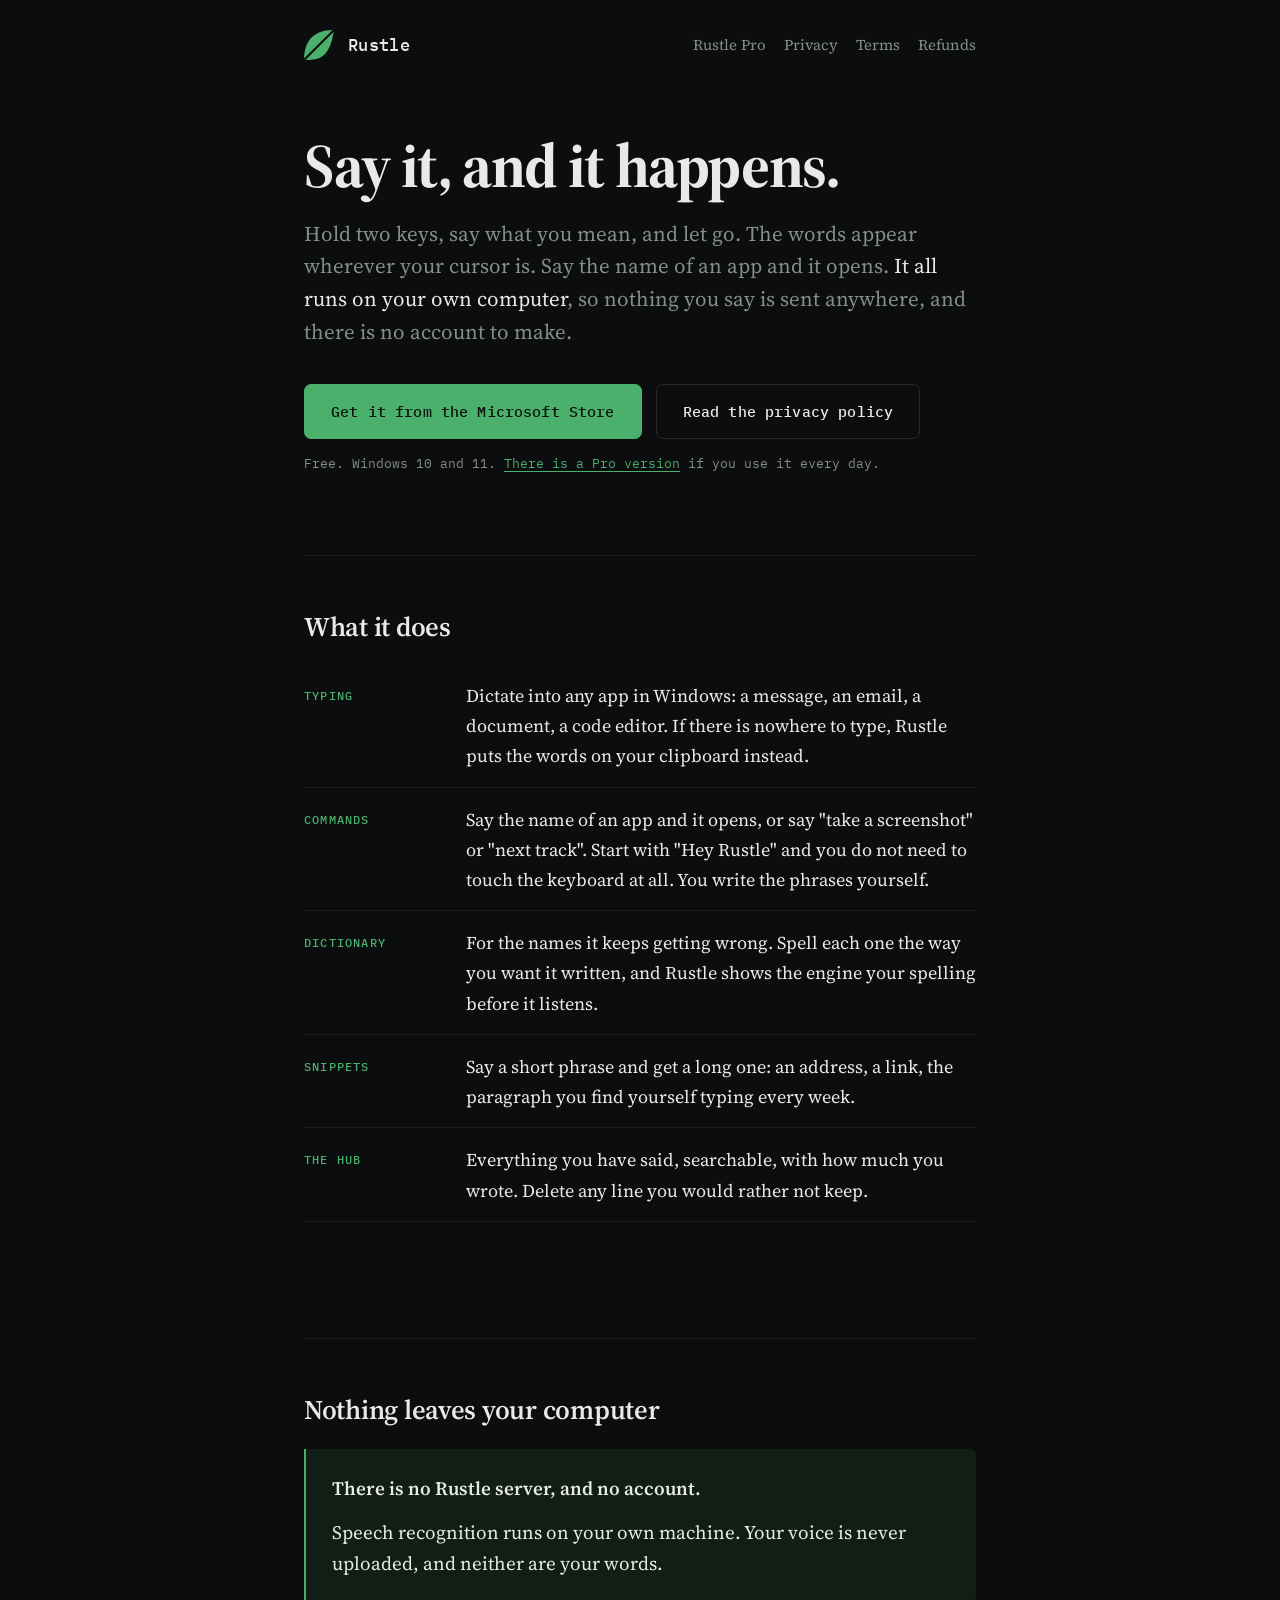
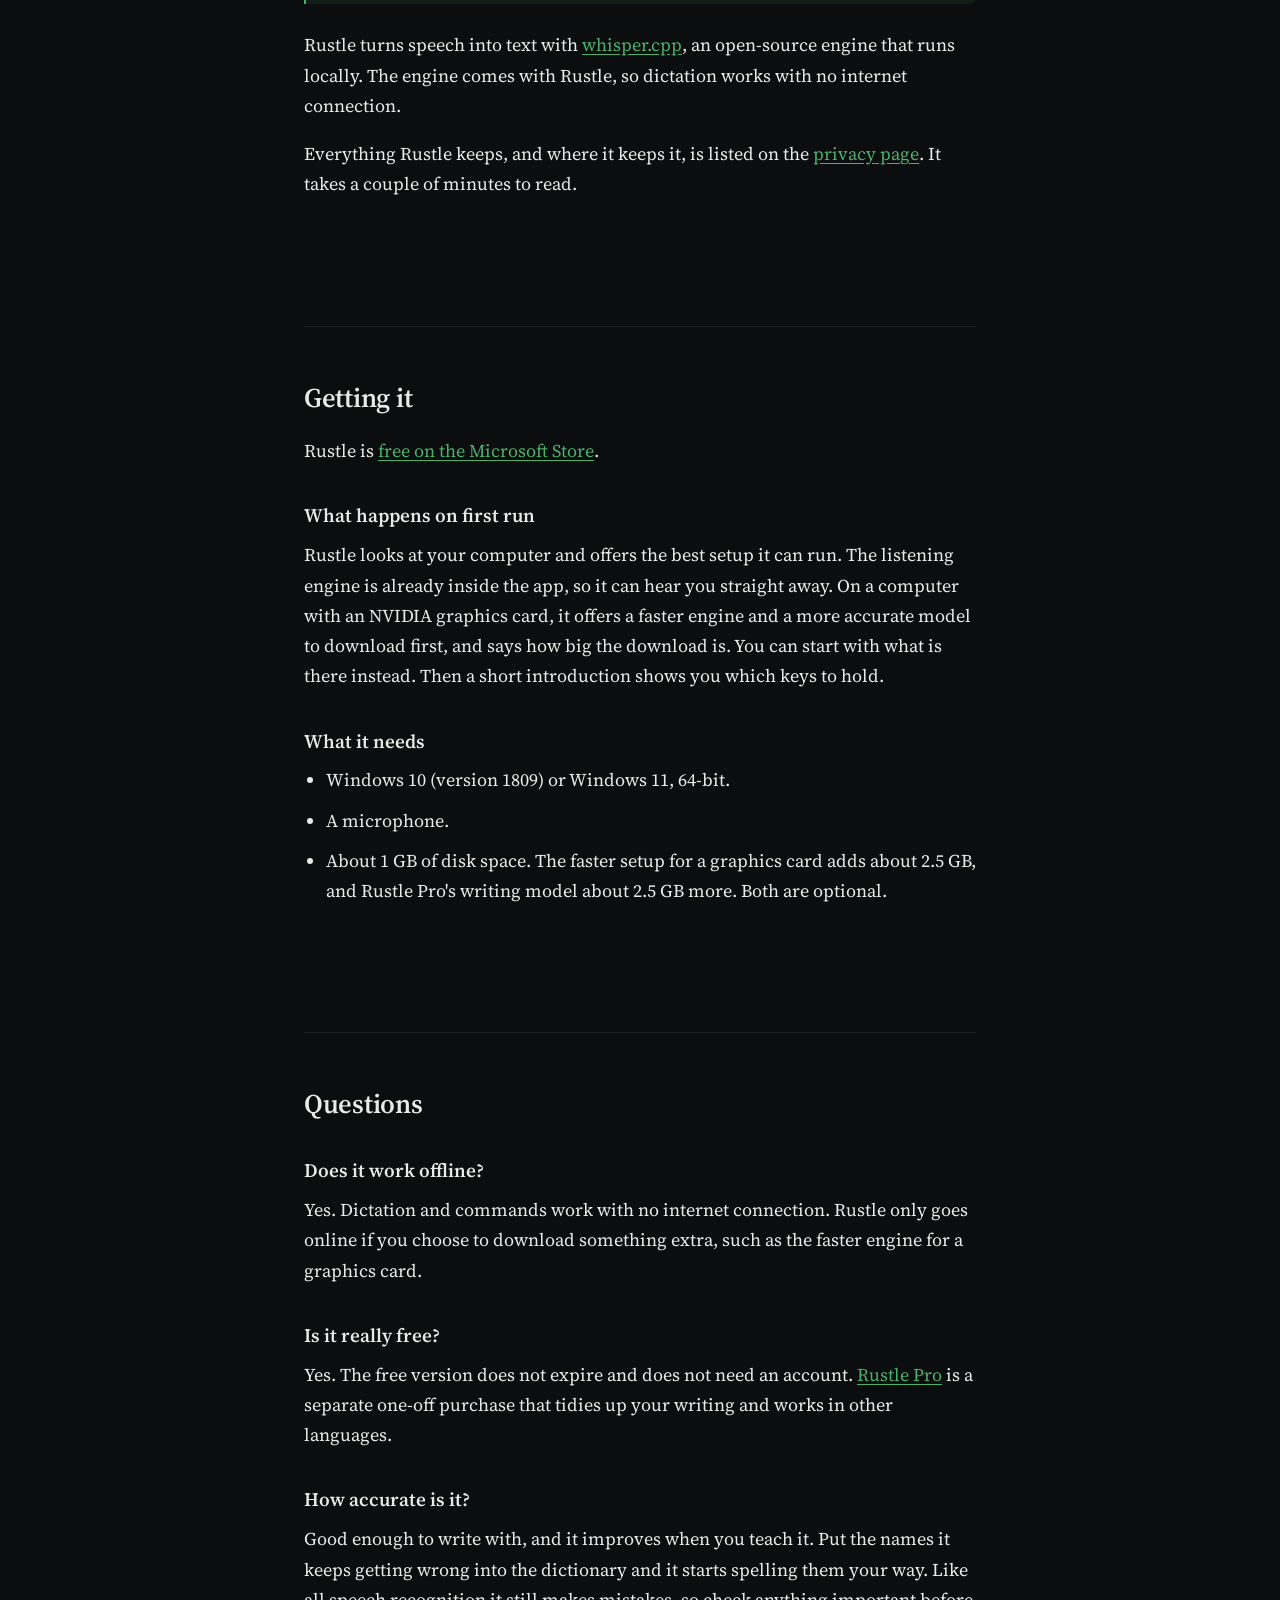
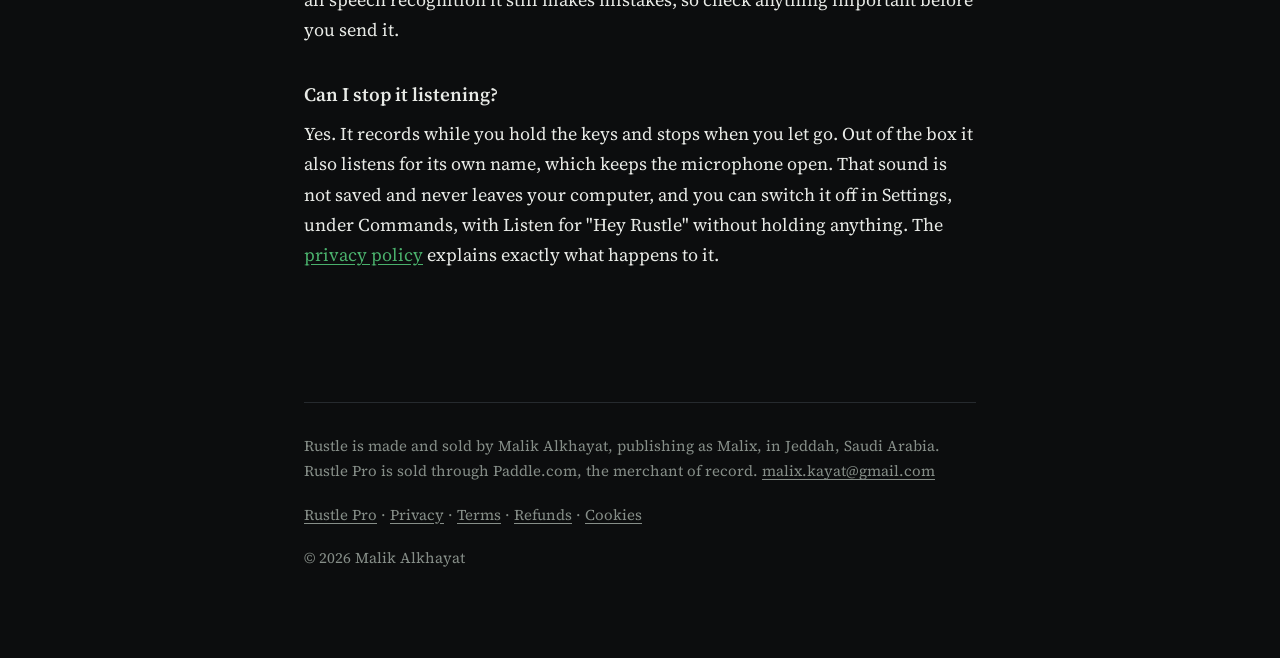
<file: index.html>
<!doctype html>
<html lang="en">
<head>
<meta charset="utf-8">
<meta name="viewport" content="width=device-width, initial-scale=1">
<title>Rustle: say it, and it happens</title>
<meta name="description" content="Voice typing and voice commands for Windows that run on your own computer. Nothing you say is sent anywhere.">
<link rel="stylesheet" href="style.css">
</head>
<body>

<a class="skip" href="#main">Skip to the content</a>

<div class="wrap">

  <header class="mast">
    <!-- the same leaf the app draws: a stem at bottom-left, a tip at top-right -->
    <svg width="30" height="30" viewBox="0 0 24 24" aria-hidden="true">
      <path d="M0 24 C0 3.6 13.2 0 24 0 C20.4 24 10.8 24 0 24 Z" fill="#4AB06C"/>
      <path d="M0 24 L24 0" stroke="#0C0D0E" stroke-width="1.7"/>
    </svg>
    <b>Rustle</b>
    <nav aria-label="Rustle" style="margin-left:auto; display:flex; flex-wrap:wrap; justify-content:flex-end; gap:6px 18px;">
      <a href="pro.html" style="margin-left:0">Rustle Pro</a>
      <a href="privacy.html" style="margin-left:0">Privacy</a>
      <a href="terms.html" style="margin-left:0">Terms</a>
      <a href="refund.html" style="margin-left:0">Refunds</a>
    </nav>
  </header>

  <main id="main" tabindex="-1">

  <div class="hero">
    <h1>Say it, and it happens.</h1>
    <p class="lede">
      Hold two keys, say what you mean, and let go. The words appear wherever your cursor is.
      Say the name of an app and it opens. <em>It all runs on your own computer</em>, so nothing
      you say is sent anywhere, and there is no account to make.
    </p>

    <div class="get">
      <a class="btn" href="https://apps.microsoft.com/detail/9N03MH842P4Q">Get it from the Microsoft Store</a>
      <a class="btn plain" href="privacy.html">Read the privacy policy</a>
    </div>
    <p class="fine">Free. Windows 10 and 11. <a href="pro.html">There is a Pro version</a> if you use it every day.</p>
  </div>

  <section>
    <h2>What it does</h2>
    <div class="does">
      <div>
        <b>Typing</b>
        <span>Dictate into any app in Windows: a message, an email, a document, a code editor.
              If there is nowhere to type, Rustle puts the words on your clipboard instead.</span>
      </div>
      <div>
        <b>Commands</b>
        <span>Say the name of an app and it opens, or say "take a screenshot" or "next track".
              Start with "Hey Rustle" and you do not need to touch the keyboard at all. You
              write the phrases yourself.</span>
      </div>
      <div>
        <b>Dictionary</b>
        <span>For the names it keeps getting wrong. Spell each one the way you want it written,
              and Rustle shows the engine your spelling before it listens.</span>
      </div>
      <div>
        <b>Snippets</b>
        <span>Say a short phrase and get a long one: an address, a link, the paragraph you find
              yourself typing every week.</span>
      </div>
      <div>
        <b>The hub</b>
        <span>Everything you have said, searchable, with how much you wrote. Delete any line you
              would rather not keep.</span>
      </div>
    </div>
  </section>

  <section>
    <h2>Nothing leaves your computer</h2>
    <div class="claim">
      <p><strong>There is no Rustle server, and no account.</strong></p>
      <p>
        Speech recognition runs on your own machine. Your voice is never uploaded, and neither
        are your words.
      </p>
    </div>
    <p>
      Rustle turns speech into text with <a href="https://github.com/ggml-org/whisper.cpp">whisper.cpp</a>,
      an open-source engine that runs locally. The engine comes with Rustle, so dictation works
      with no internet connection.
    </p>
    <p>
      Everything Rustle keeps, and where it keeps it, is listed on the
      <a href="privacy.html">privacy page</a>. It takes a couple of minutes to read.
    </p>
  </section>

  <section id="get">
    <h2>Getting it</h2>
    <p>
      Rustle is <a href="https://apps.microsoft.com/detail/9N03MH842P4Q">free on the Microsoft Store</a>.
    </p>

    <h3>What happens on first run</h3>
    <p>
      Rustle looks at your computer and offers the best setup it can run. The listening engine is
      already inside the app, so it can hear you straight away. On a computer with an NVIDIA
      graphics card, it offers a faster engine and a more accurate model to download first, and
      says how big the download is. You can start with what is there instead. Then a short
      introduction shows you which keys to hold.
    </p>

    <h3>What it needs</h3>
    <ul>
      <li>Windows 10 (version 1809) or Windows 11, 64-bit.</li>
      <li>A microphone.</li>
      <li>About 1 GB of disk space. The faster setup for a graphics card adds about 2.5 GB, and
          Rustle Pro's writing model about 2.5 GB more. Both are optional.</li>
    </ul>
  </section>

  <section>
    <h2>Questions</h2>

    <h3>Does it work offline?</h3>
    <p>
      Yes. Dictation and commands work with no internet connection. Rustle only goes online if you
      choose to download something extra, such as the faster engine for a graphics card.
    </p>

    <h3>Is it really free?</h3>
    <p>
      Yes. The free version does not expire and does not need an account.
      <a href="pro.html">Rustle Pro</a> is a separate one-off purchase that tidies up your writing
      and works in other languages.
    </p>

    <h3>How accurate is it?</h3>
    <p>
      Good enough to write with, and it improves when you teach it. Put the names it keeps getting
      wrong into the dictionary and it starts spelling them your way. Like all speech recognition
      it still makes mistakes, so check anything important before you send it.
    </p>

    <h3>Can I stop it listening?</h3>
    <p>
      Yes. It records while you hold the keys and stops when you let go. Out of the box it also
      listens for its own name, which keeps the microphone open. That sound is not saved and never
      leaves your computer, and you can switch it off in Settings, under Commands, with
      Listen for "Hey Rustle" without holding anything. The <a href="privacy.html">privacy policy</a>
      explains exactly what happens to it.
    </p>
  </section>

  </main>

  <footer>
    <p>
      Rustle is made and sold by Malik Alkhayat, publishing as Malix, in Jeddah, Saudi Arabia.
      Rustle Pro is sold through Paddle.com, the merchant of record.
      <a href="mailto:malix.kayat@gmail.com">malix.kayat@gmail.com</a>
    </p>
    <p>
      <a href="pro.html">Rustle Pro</a> &middot;
      <a href="privacy.html">Privacy</a> &middot;
      <a href="terms.html">Terms</a> &middot;
      <a href="refund.html">Refunds</a> &middot;
      <a href="cookies.html">Cookies</a>
    </p>
    <p>&copy; 2026 Malik Alkhayat</p>
  </footer>

</div>
</body>
</html>
</file>
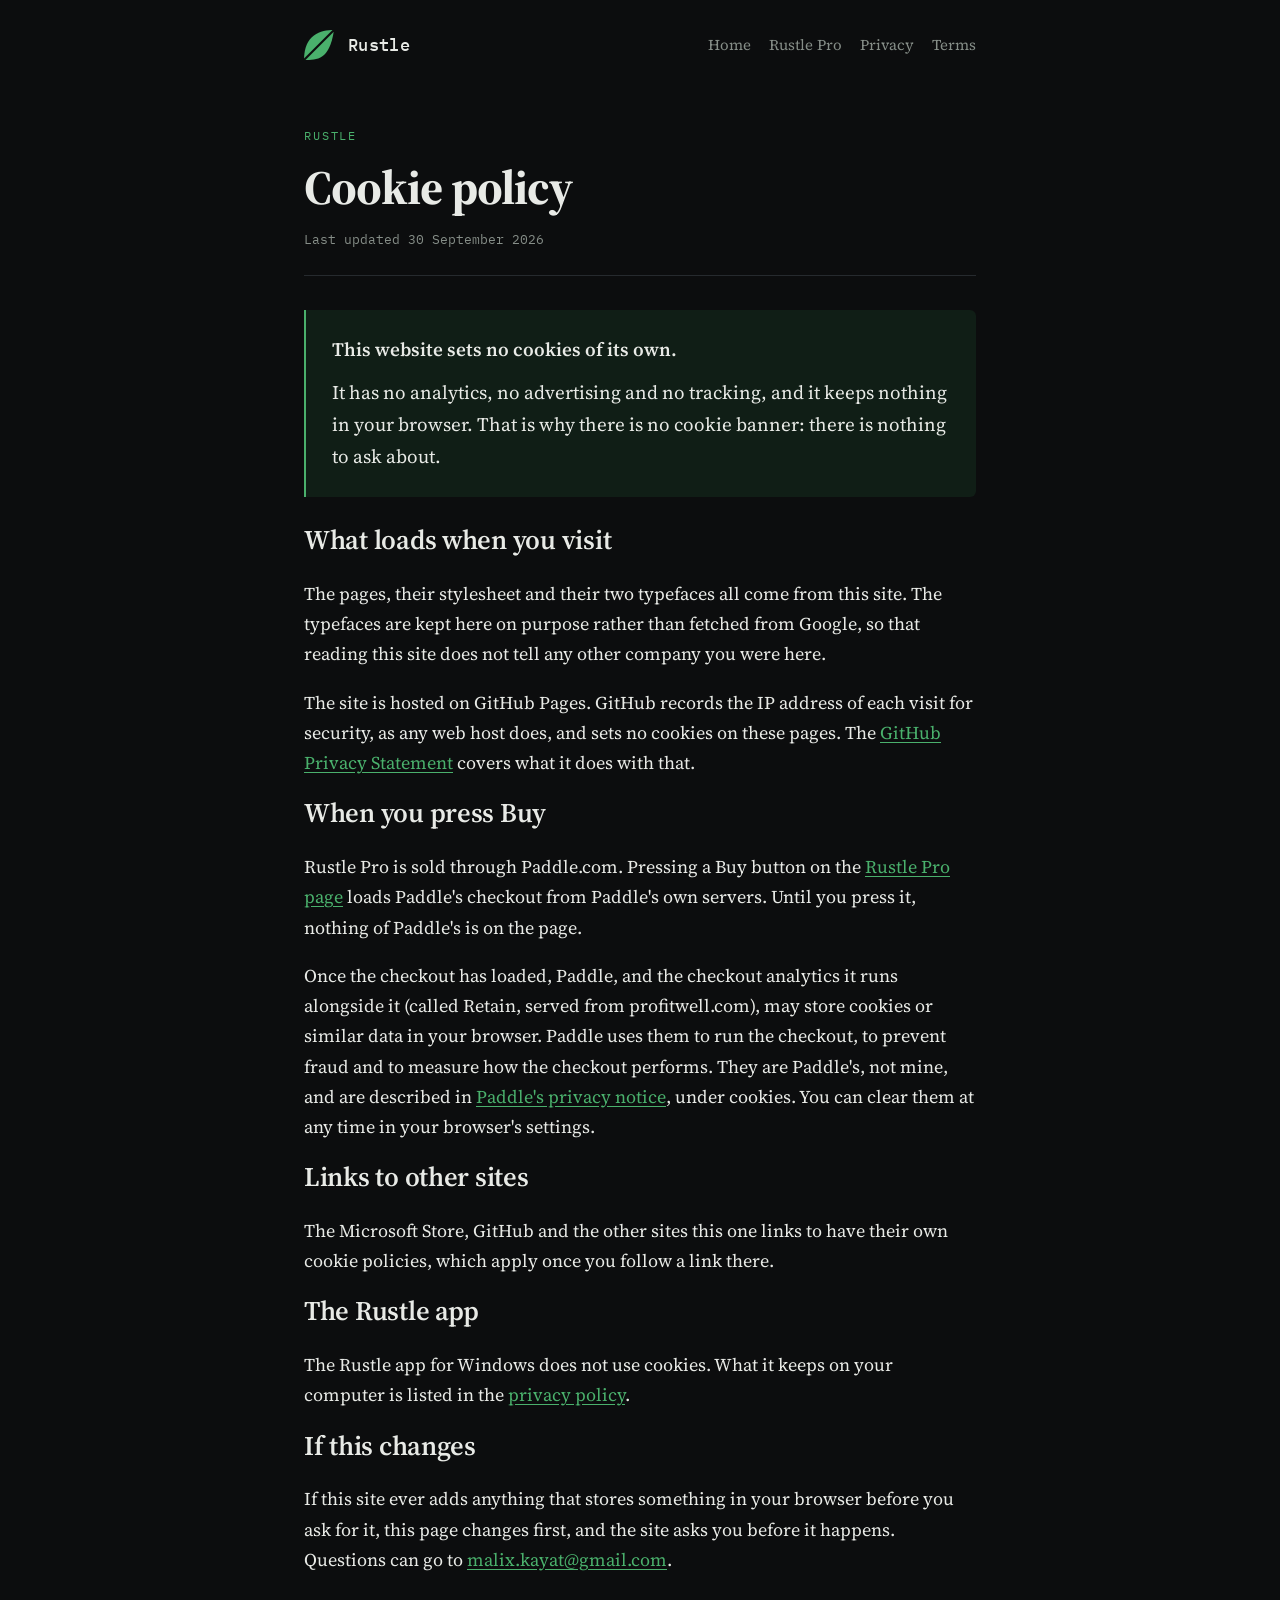
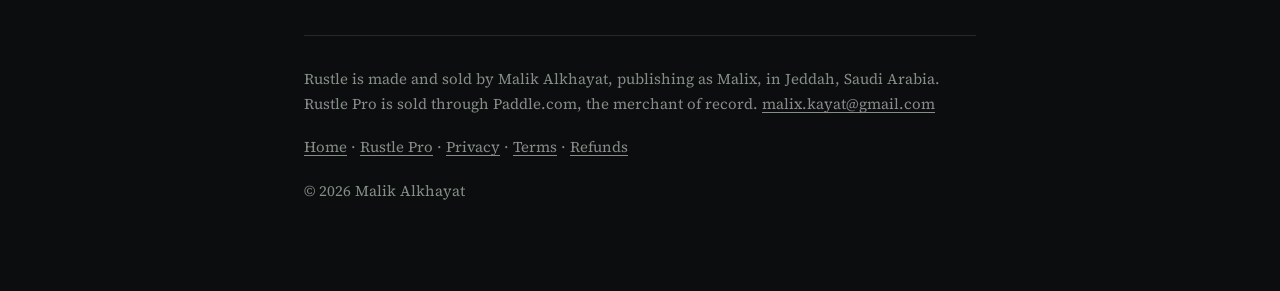
<file: cookies.html>
<!doctype html>
<html lang="en">
<head>
<meta charset="utf-8">
<meta name="viewport" content="width=device-width, initial-scale=1">
<title>Cookie policy for Rustle</title>
<meta name="description" content="This website sets no cookies of its own and has no analytics or advertising. Paddle's checkout loads only when you press Buy.">
<link rel="stylesheet" href="style.css">
</head>
<body>

<a class="skip" href="#main">Skip to the content</a>

<div class="wrap">

  <header class="mast">
    <svg width="30" height="30" viewBox="0 0 24 24" aria-hidden="true">
      <path d="M0 24 C0 3.6 13.2 0 24 0 C20.4 24 10.8 24 0 24 Z" fill="#4AB06C"/>
      <path d="M0 24 L24 0" stroke="#0C0D0E" stroke-width="1.7"/>
    </svg>
    <b>Rustle</b>
    <nav aria-label="Rustle" style="margin-left:auto; display:flex; flex-wrap:wrap; justify-content:flex-end; gap:6px 18px;">
      <a href="index.html" style="margin-left:0">Home</a>
      <a href="pro.html" style="margin-left:0">Rustle Pro</a>
      <a href="privacy.html" style="margin-left:0">Privacy</a>
      <a href="terms.html" style="margin-left:0">Terms</a>
    </nav>
  </header>

  <main id="main" tabindex="-1">

  <div class="doc-head">
    <p class="eyebrow">Rustle</p>
    <h1>Cookie policy</h1>
    <p class="when">Last updated 30 September 2026</p>
  </div>

  <div class="claim">
    <p><strong>This website sets no cookies of its own.</strong></p>
    <p>
      It has no analytics, no advertising and no tracking, and it keeps nothing in your browser.
      That is why there is no cookie banner: there is nothing to ask about.
    </p>
  </div>

  <h2>What loads when you visit</h2>
  <p>
    The pages, their stylesheet and their two typefaces all come from this site. The typefaces are
    kept here on purpose rather than fetched from Google, so that reading this site does not tell
    any other company you were here.
  </p>
  <p>
    The site is hosted on GitHub Pages. GitHub records the IP address of each visit for security,
    as any web host does, and sets no cookies on these pages. The
    <a href="https://docs.github.com/en/site-policy/privacy-policies/github-general-privacy-statement">GitHub
    Privacy Statement</a> covers what it does with that.
  </p>

  <h2>When you press Buy</h2>
  <p>
    Rustle Pro is sold through Paddle.com. Pressing a Buy button on the
    <a href="pro.html">Rustle Pro page</a> loads Paddle's checkout from Paddle's own servers. Until
    you press it, nothing of Paddle's is on the page.
  </p>
  <p>
    Once the checkout has loaded, Paddle, and the checkout analytics it runs alongside it (called
    Retain, served from profitwell.com), may store cookies or similar data in your browser. Paddle
    uses them to run the checkout, to prevent fraud and to measure how the checkout performs. They
    are Paddle's, not mine, and are described in
    <a href="https://www.paddle.com/legal/privacy">Paddle's privacy notice</a>, under cookies. You
    can clear them at any time in your browser's settings.
  </p>

  <h2>Links to other sites</h2>
  <p>
    The Microsoft Store, GitHub and the other sites this one links to have their own cookie
    policies, which apply once you follow a link there.
  </p>

  <h2>The Rustle app</h2>
  <p>
    The Rustle app for Windows does not use cookies. What it keeps on your computer is listed in
    the <a href="privacy.html">privacy policy</a>.
  </p>

  <h2>If this changes</h2>
  <p>
    If this site ever adds anything that stores something in your browser before you ask for it,
    this page changes first, and the site asks you before it happens. Questions can go to
    <a href="mailto:malix.kayat@gmail.com">malix.kayat@gmail.com</a>.
  </p>

  </main>

  <footer>
    <p>
      Rustle is made and sold by Malik Alkhayat, publishing as Malix, in Jeddah, Saudi Arabia.
      Rustle Pro is sold through Paddle.com, the merchant of record.
      <a href="mailto:malix.kayat@gmail.com">malix.kayat@gmail.com</a>
    </p>
    <p>
      <a href="index.html">Home</a> &middot;
      <a href="pro.html">Rustle Pro</a> &middot;
      <a href="privacy.html">Privacy</a> &middot;
      <a href="terms.html">Terms</a> &middot;
      <a href="refund.html">Refunds</a>
    </p>
    <p>&copy; 2026 Malik Alkhayat</p>
  </footer>

</div>
</body>
</html>
</file>
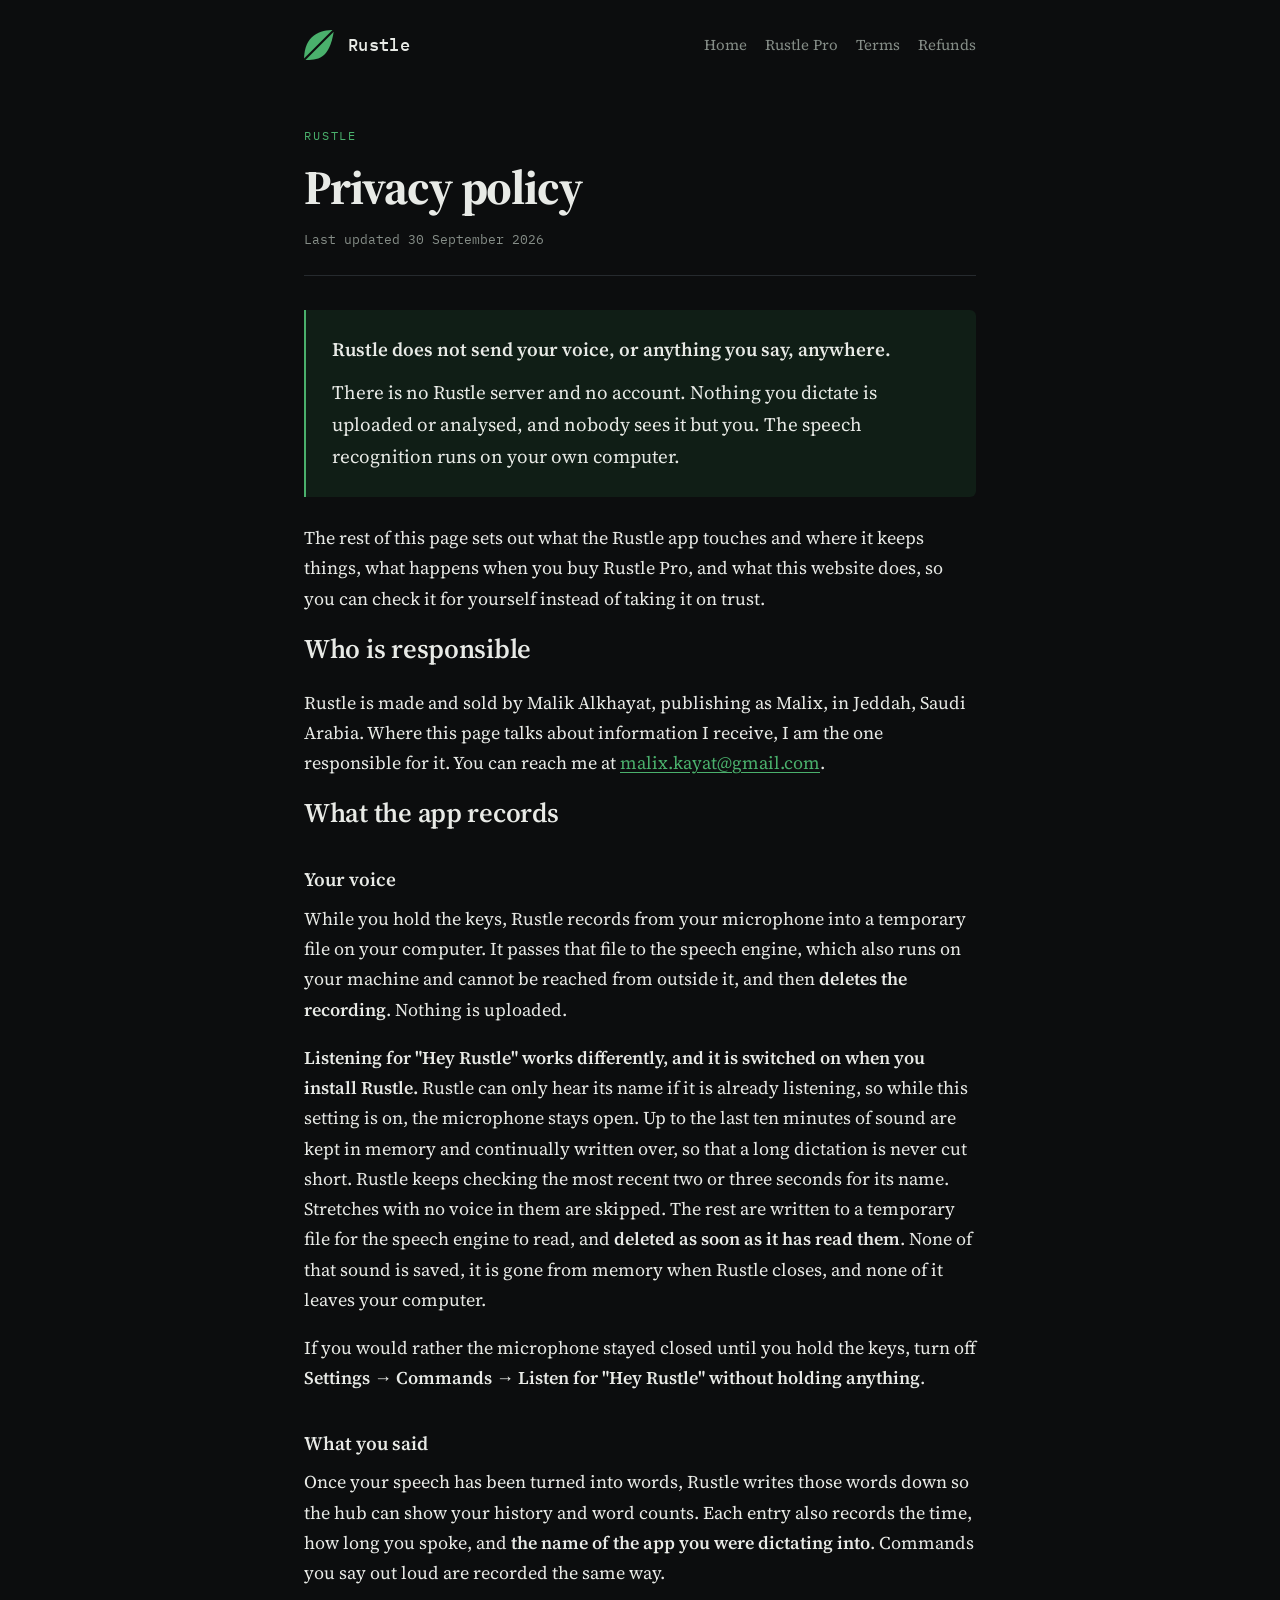
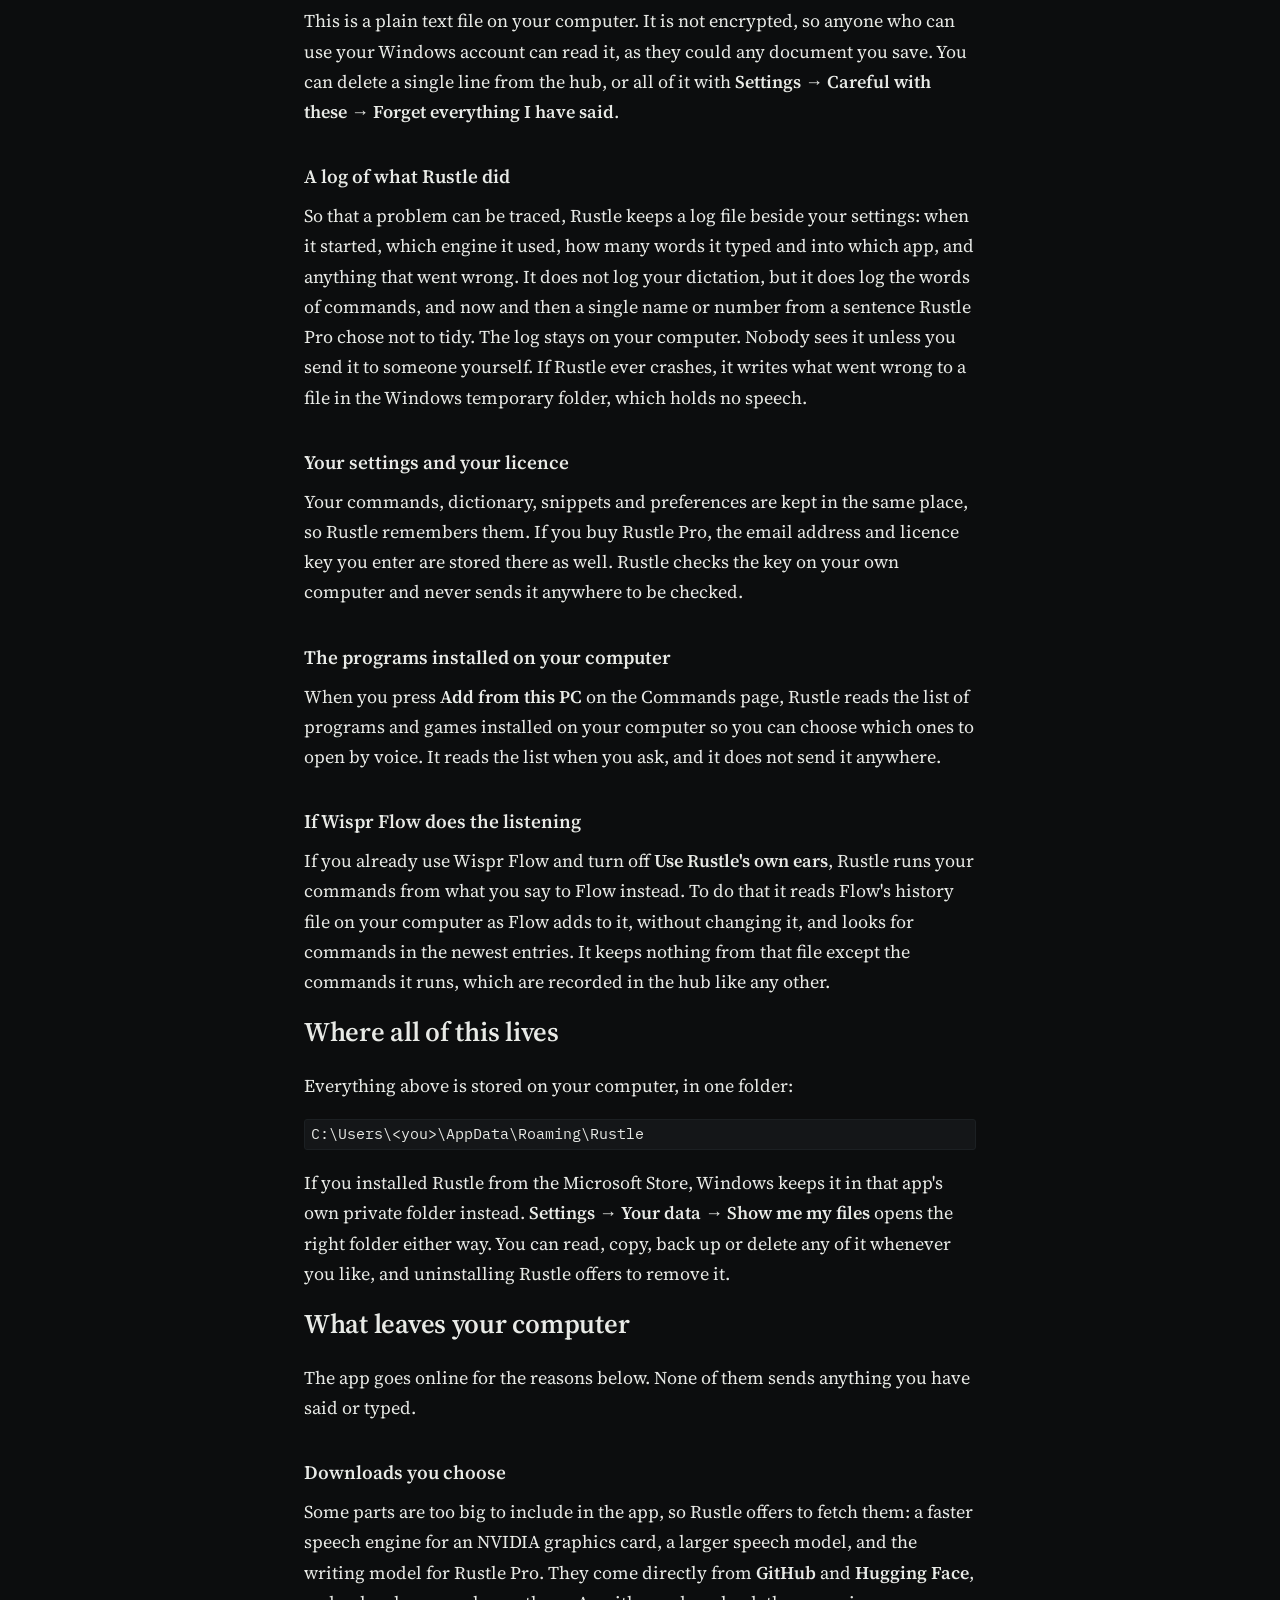
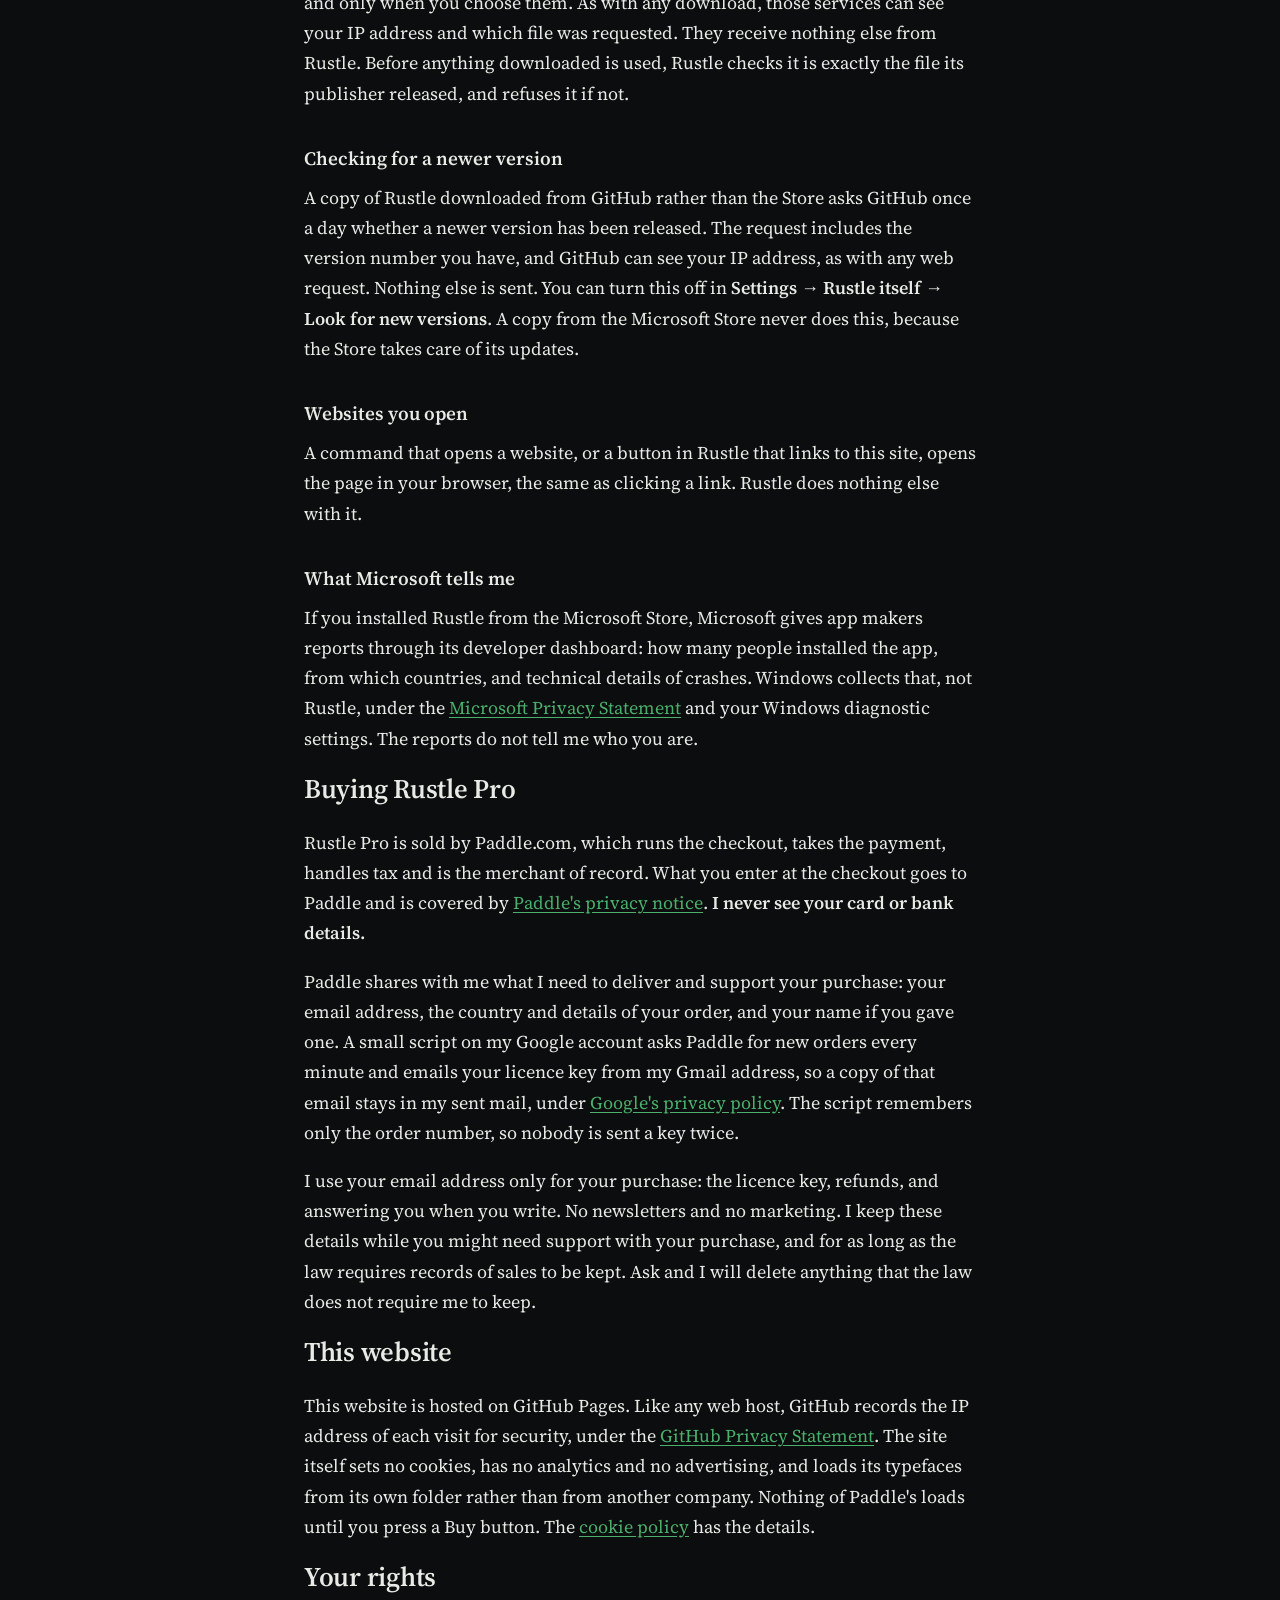
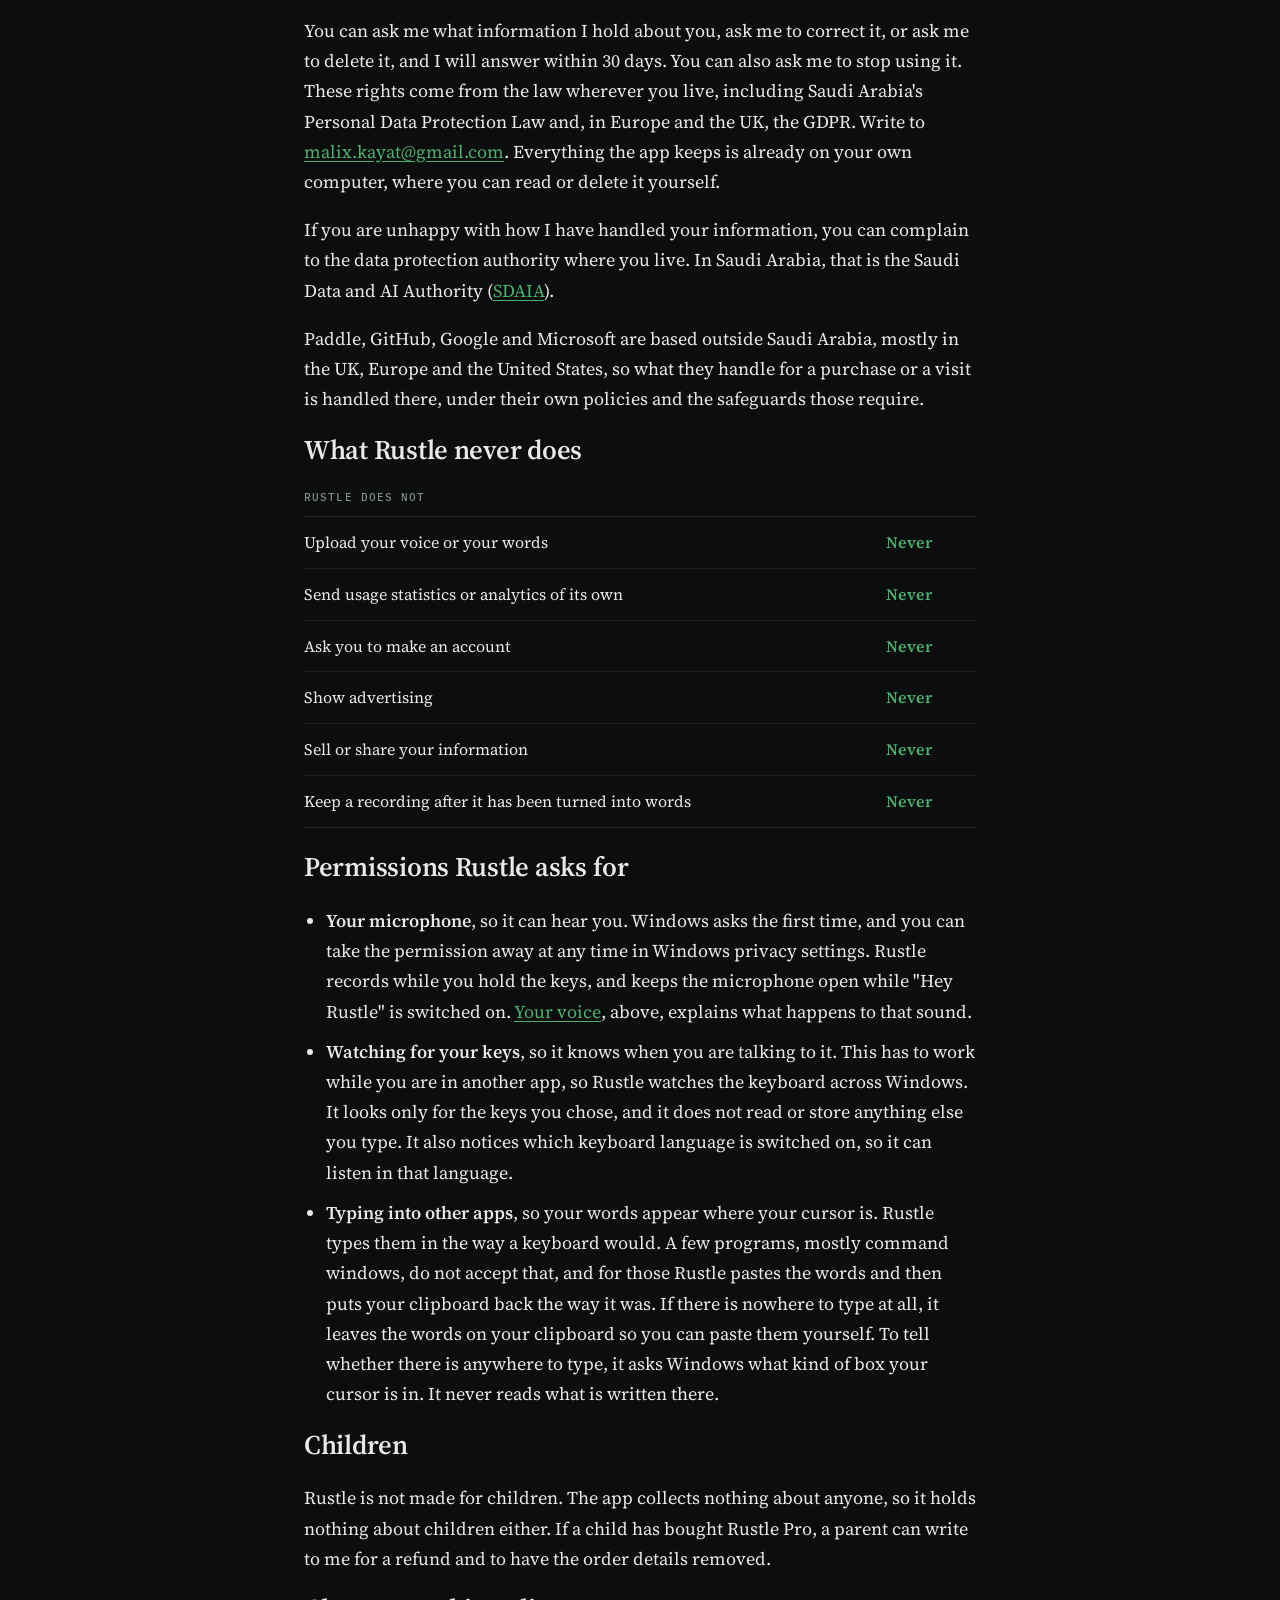
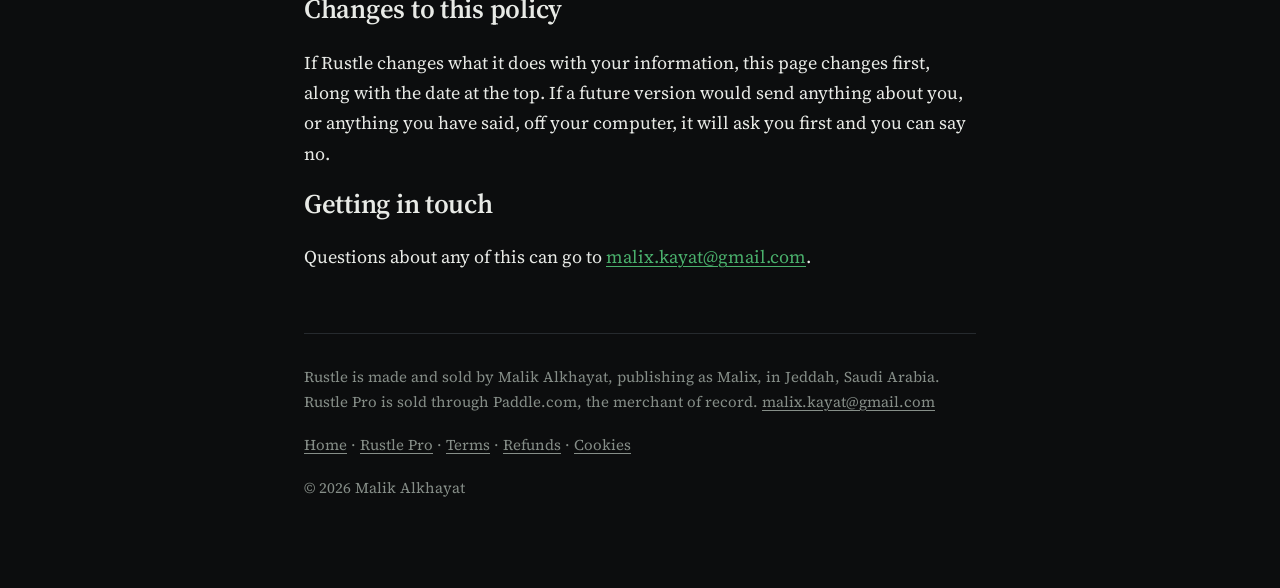
<file: privacy.html>
<!doctype html>
<html lang="en">
<head>
<meta charset="utf-8">
<meta name="viewport" content="width=device-width, initial-scale=1">
<title>Privacy policy for Rustle</title>
<meta name="description" content="Rustle does not send your voice, or anything you say, anywhere. Here is exactly what it keeps and where.">
<link rel="stylesheet" href="style.css">
</head>
<body>

<a class="skip" href="#main">Skip to the content</a>

<div class="wrap">

  <header class="mast">
    <svg width="30" height="30" viewBox="0 0 24 24" aria-hidden="true">
      <path d="M0 24 C0 3.6 13.2 0 24 0 C20.4 24 10.8 24 0 24 Z" fill="#4AB06C"/>
      <path d="M0 24 L24 0" stroke="#0C0D0E" stroke-width="1.7"/>
    </svg>
    <b>Rustle</b>
    <nav aria-label="Rustle" style="margin-left:auto; display:flex; flex-wrap:wrap; justify-content:flex-end; gap:6px 18px;">
      <a href="index.html" style="margin-left:0">Home</a>
      <a href="pro.html" style="margin-left:0">Rustle Pro</a>
      <a href="terms.html" style="margin-left:0">Terms</a>
      <a href="refund.html" style="margin-left:0">Refunds</a>
    </nav>
  </header>

  <main id="main" tabindex="-1">

  <div class="doc-head">
    <p class="eyebrow">Rustle</p>
    <h1>Privacy policy</h1>
    <p class="when">Last updated 30 September 2026</p>
  </div>

  <div class="claim">
    <p><strong>Rustle does not send your voice, or anything you say, anywhere.</strong></p>
    <p>
      There is no Rustle server and no account. Nothing you dictate is uploaded or analysed,
      and nobody sees it but you. The speech recognition runs on your own computer.
    </p>
  </div>

  <p>
    The rest of this page sets out what the Rustle app touches and where it keeps things, what
    happens when you buy Rustle Pro, and what this website does, so you can check it for yourself
    instead of taking it on trust.
  </p>

  <h2>Who is responsible</h2>
  <p>
    Rustle is made and sold by Malik Alkhayat, publishing as Malix, in Jeddah, Saudi Arabia. Where
    this page talks about information I receive, I am the one responsible for it. You can reach me
    at <a href="mailto:malix.kayat@gmail.com">malix.kayat@gmail.com</a>.
  </p>

  <h2>What the app records</h2>

  <h3 id="voice">Your voice</h3>
  <p>
    While you hold the keys, Rustle records from your microphone into a temporary file on your
    computer. It passes that file to the speech engine, which also runs on your machine and
    cannot be reached from outside it, and then <strong>deletes the recording</strong>. Nothing
    is uploaded.
  </p>
  <p>
    <strong>Listening for "Hey Rustle" works differently, and it is switched on when you
    install Rustle.</strong> Rustle can only hear its name if it is already listening, so while
    this setting is on, the microphone stays open. Up to the last ten minutes of sound are kept
    in memory and continually written over, so that a long dictation is never cut short. Rustle
    keeps checking the most recent two or three seconds for its name. Stretches with no voice in
    them are skipped. The rest are written to a temporary file for the speech engine to read, and
    <strong>deleted as soon as it has read them</strong>. None of that sound is saved, it is gone
    from memory when Rustle closes, and none of it leaves your computer.
  </p>
  <p>
    If you would rather the microphone stayed closed until you hold the keys, turn off
    <strong>Settings &rarr; Commands &rarr; Listen for "Hey Rustle" without holding anything</strong>.
  </p>

  <h3>What you said</h3>
  <p>
    Once your speech has been turned into words, Rustle writes those words down so the hub can
    show your history and word counts. Each entry also records the time, how long you spoke, and
    <strong>the name of the app you were dictating into</strong>. Commands you say out loud are
    recorded the same way.
  </p>
  <p>
    This is a plain text file on your computer. It is not encrypted, so anyone who can use your
    Windows account can read it, as they could any document you save. You can delete a single
    line from the hub, or all of it with
    <strong>Settings &rarr; Careful with these &rarr; Forget everything I have said</strong>.
  </p>

  <h3>A log of what Rustle did</h3>
  <p>
    So that a problem can be traced, Rustle keeps a log file beside your settings: when it
    started, which engine it used, how many words it typed and into which app, and anything that
    went wrong. It does not log your dictation, but it does log the words of commands, and now and
    then a single name or number from a sentence Rustle Pro chose not to tidy. The log stays on
    your computer. Nobody sees it unless you send it to someone yourself. If Rustle ever crashes, it
    writes what went wrong to a file in the Windows temporary folder, which holds no speech.
  </p>

  <h3>Your settings and your licence</h3>
  <p>
    Your commands, dictionary, snippets and preferences are kept in the same place, so Rustle
    remembers them. If you buy Rustle Pro, the email address and licence key you enter are
    stored there as well. Rustle checks the key on your own computer and never sends it anywhere
    to be checked.
  </p>

  <h3>The programs installed on your computer</h3>
  <p>
    When you press <strong>Add from this PC</strong> on the Commands page, Rustle reads the list
    of programs and games installed on your computer so you can choose which ones to open by
    voice. It reads the list when you ask, and it does not send it anywhere.
  </p>

  <h3>If Wispr Flow does the listening</h3>
  <p>
    If you already use Wispr Flow and turn off <strong>Use Rustle's own ears</strong>, Rustle
    runs your commands from what you say to Flow instead. To do that it reads Flow's history file
    on your computer as Flow adds to it, without changing it, and looks for commands in the newest
    entries. It keeps nothing from that file except the commands it runs, which are recorded in the
    hub like any other.
  </p>

  <h2>Where all of this lives</h2>
  <p>Everything above is stored on your computer, in one folder:</p>
  <p class="path">C:\Users\&lt;you&gt;\AppData\Roaming\Rustle</p>
  <p>
    If you installed Rustle from the Microsoft Store, Windows keeps it in that app's own private
    folder instead. <strong>Settings &rarr; Your data &rarr; Show me my files</strong> opens the
    right folder either way. You can read, copy, back up or delete any of it whenever you like,
    and uninstalling Rustle offers to remove it.
  </p>

  <h2>What leaves your computer</h2>
  <p>
    The app goes online for the reasons below. None of them sends anything you have said or typed.
  </p>

  <h3>Downloads you choose</h3>
  <p>
    Some parts are too big to include in the app, so Rustle offers to fetch them: a faster speech
    engine for an NVIDIA graphics card, a larger speech model, and the writing model for Rustle
    Pro. They come directly from <strong>GitHub</strong> and <strong>Hugging Face</strong>, and
    only when you choose them. As with any download, those services can see your IP address and
    which file was requested. They receive nothing else from Rustle. Before anything downloaded is
    used, Rustle checks it is exactly the file its publisher released, and refuses it if not.
  </p>

  <h3>Checking for a newer version</h3>
  <p>
    A copy of Rustle downloaded from GitHub rather than the Store asks GitHub once a day whether a
    newer version has been released. The request includes the version number you have, and GitHub
    can see your IP address, as with any web request. Nothing else is sent. You can turn this off in
    <strong>Settings &rarr; Rustle itself &rarr; Look for new versions</strong>. A copy from the
    Microsoft Store never does this, because the Store takes care of its updates.
  </p>

  <h3>Websites you open</h3>
  <p>
    A command that opens a website, or a button in Rustle that links to this site, opens the page
    in your browser, the same as clicking a link. Rustle does nothing else with it.
  </p>

  <h3>What Microsoft tells me</h3>
  <p>
    If you installed Rustle from the Microsoft Store, Microsoft gives app makers reports through
    its developer dashboard: how many people installed the app, from which countries, and technical
    details of crashes. Windows collects that, not Rustle, under the
    <a href="https://www.microsoft.com/privacy/privacystatement">Microsoft Privacy Statement</a>
    and your Windows diagnostic settings. The reports do not tell me who you are.
  </p>

  <h2>Buying Rustle Pro</h2>
  <p>
    Rustle Pro is sold by Paddle.com, which runs the checkout, takes the payment, handles tax and
    is the merchant of record. What you enter at the checkout goes to Paddle and is covered by
    <a href="https://www.paddle.com/legal/privacy">Paddle's privacy notice</a>.
    <strong>I never see your card or bank details.</strong>
  </p>
  <p>
    Paddle shares with me what I need to deliver and support your purchase: your email address, the
    country and details of your order, and your name if you gave one. A small script on my Google
    account asks Paddle for new orders every minute and emails your licence key from my Gmail
    address, so a copy of that email stays in my sent mail, under
    <a href="https://policies.google.com/privacy">Google's privacy policy</a>. The script remembers
    only the order number, so nobody is sent a key twice.
  </p>
  <p>
    I use your email address only for your purchase: the licence key, refunds, and answering you
    when you write. No newsletters and no marketing. I keep these details while you might need
    support with your purchase, and for as long as the law requires records of sales to be kept.
    Ask and I will delete anything that the law does not require me to keep.
  </p>

  <h2>This website</h2>
  <p>
    This website is hosted on GitHub Pages. Like any web host, GitHub records the IP address of each
    visit for security, under the
    <a href="https://docs.github.com/en/site-policy/privacy-policies/github-general-privacy-statement">GitHub
    Privacy Statement</a>. The site itself sets no cookies, has no analytics and no advertising,
    and loads its typefaces from its own folder rather than from another company. Nothing of
    Paddle's loads until you press a Buy button. The <a href="cookies.html">cookie policy</a> has
    the details.
  </p>

  <h2>Your rights</h2>
  <p>
    You can ask me what information I hold about you, ask me to correct it, or ask me to delete it,
    and I will answer within 30 days. You can also ask me to stop using it. These rights come from
    the law wherever you live, including Saudi Arabia's Personal Data Protection Law and, in Europe
    and the UK, the GDPR. Write to <a href="mailto:malix.kayat@gmail.com">malix.kayat@gmail.com</a>.
    Everything the app keeps is already on your own computer, where you can read or delete it
    yourself.
  </p>
  <p>
    If you are unhappy with how I have handled your information, you can complain to the data
    protection authority where you live. In Saudi Arabia, that is the Saudi Data and AI Authority
    (<a href="https://sdaia.gov.sa/en/">SDAIA</a>).
  </p>
  <p>
    Paddle, GitHub, Google and Microsoft are based outside Saudi Arabia, mostly in the UK, Europe
    and the United States, so what they handle for a purchase or a visit is handled there, under
    their own policies and the safeguards those require.
  </p>

  <h2>What Rustle never does</h2>
  <div class="scroller">
    <table>
      <thead>
        <tr><th scope="col">Rustle does not</th><th scope="col"><span class="sr-only">How often</span></th></tr>
      </thead>
      <tbody>
        <tr><td>Upload your voice or your words</td><td class="no">Never</td></tr>
        <tr><td>Send usage statistics or analytics of its own</td><td class="no">Never</td></tr>
        <tr><td>Ask you to make an account</td><td class="no">Never</td></tr>
        <tr><td>Show advertising</td><td class="no">Never</td></tr>
        <tr><td>Sell or share your information</td><td class="no">Never</td></tr>
        <tr><td>Keep a recording after it has been turned into words</td><td class="no">Never</td></tr>
      </tbody>
    </table>
  </div>

  <h2>Permissions Rustle asks for</h2>
  <ul>
    <li>
      <strong>Your microphone</strong>, so it can hear you. Windows asks the first time, and you
      can take the permission away at any time in Windows privacy settings. Rustle records while
      you hold the keys, and keeps the microphone open while "Hey Rustle" is switched on.
      <a href="#voice">Your voice</a>, above, explains what happens to that sound.
    </li>
    <li>
      <strong>Watching for your keys</strong>, so it knows when you are talking to it. This has to
      work while you are in another app, so Rustle watches the keyboard across Windows. It looks
      only for the keys you chose, and it does not read or store anything else you type. It also
      notices which keyboard language is switched on, so it can listen in that language.
    </li>
    <li>
      <strong>Typing into other apps</strong>, so your words appear where your cursor is. Rustle
      types them in the way a keyboard would. A few programs, mostly command windows, do not
      accept that, and for those Rustle pastes the words and then puts your clipboard back the way
      it was. If there is nowhere to type at all, it leaves the words on your clipboard so you can
      paste them yourself. To tell whether there is anywhere to type, it asks Windows what kind of
      box your cursor is in. It never reads what is written there.
    </li>
  </ul>

  <h2>Children</h2>
  <p>
    Rustle is not made for children. The app collects nothing about anyone, so it holds nothing
    about children either. If a child has bought Rustle Pro, a parent can write to me for a refund
    and to have the order details removed.
  </p>

  <h2>Changes to this policy</h2>
  <p>
    If Rustle changes what it does with your information, this page changes first, along with the
    date at the top. If a future version would send anything about you, or anything you have said,
    off your computer, it will ask you first and you can say no.
  </p>

  <h2>Getting in touch</h2>
  <p>
    Questions about any of this can go to
    <a href="mailto:malix.kayat@gmail.com">malix.kayat@gmail.com</a>.
  </p>

  </main>

  <footer>
    <p>
      Rustle is made and sold by Malik Alkhayat, publishing as Malix, in Jeddah, Saudi Arabia.
      Rustle Pro is sold through Paddle.com, the merchant of record.
      <a href="mailto:malix.kayat@gmail.com">malix.kayat@gmail.com</a>
    </p>
    <p>
      <a href="index.html">Home</a> &middot;
      <a href="pro.html">Rustle Pro</a> &middot;
      <a href="terms.html">Terms</a> &middot;
      <a href="refund.html">Refunds</a> &middot;
      <a href="cookies.html">Cookies</a>
    </p>
    <p>&copy; 2026 Malik Alkhayat</p>
  </footer>

</div>
</body>
</html>
</file>
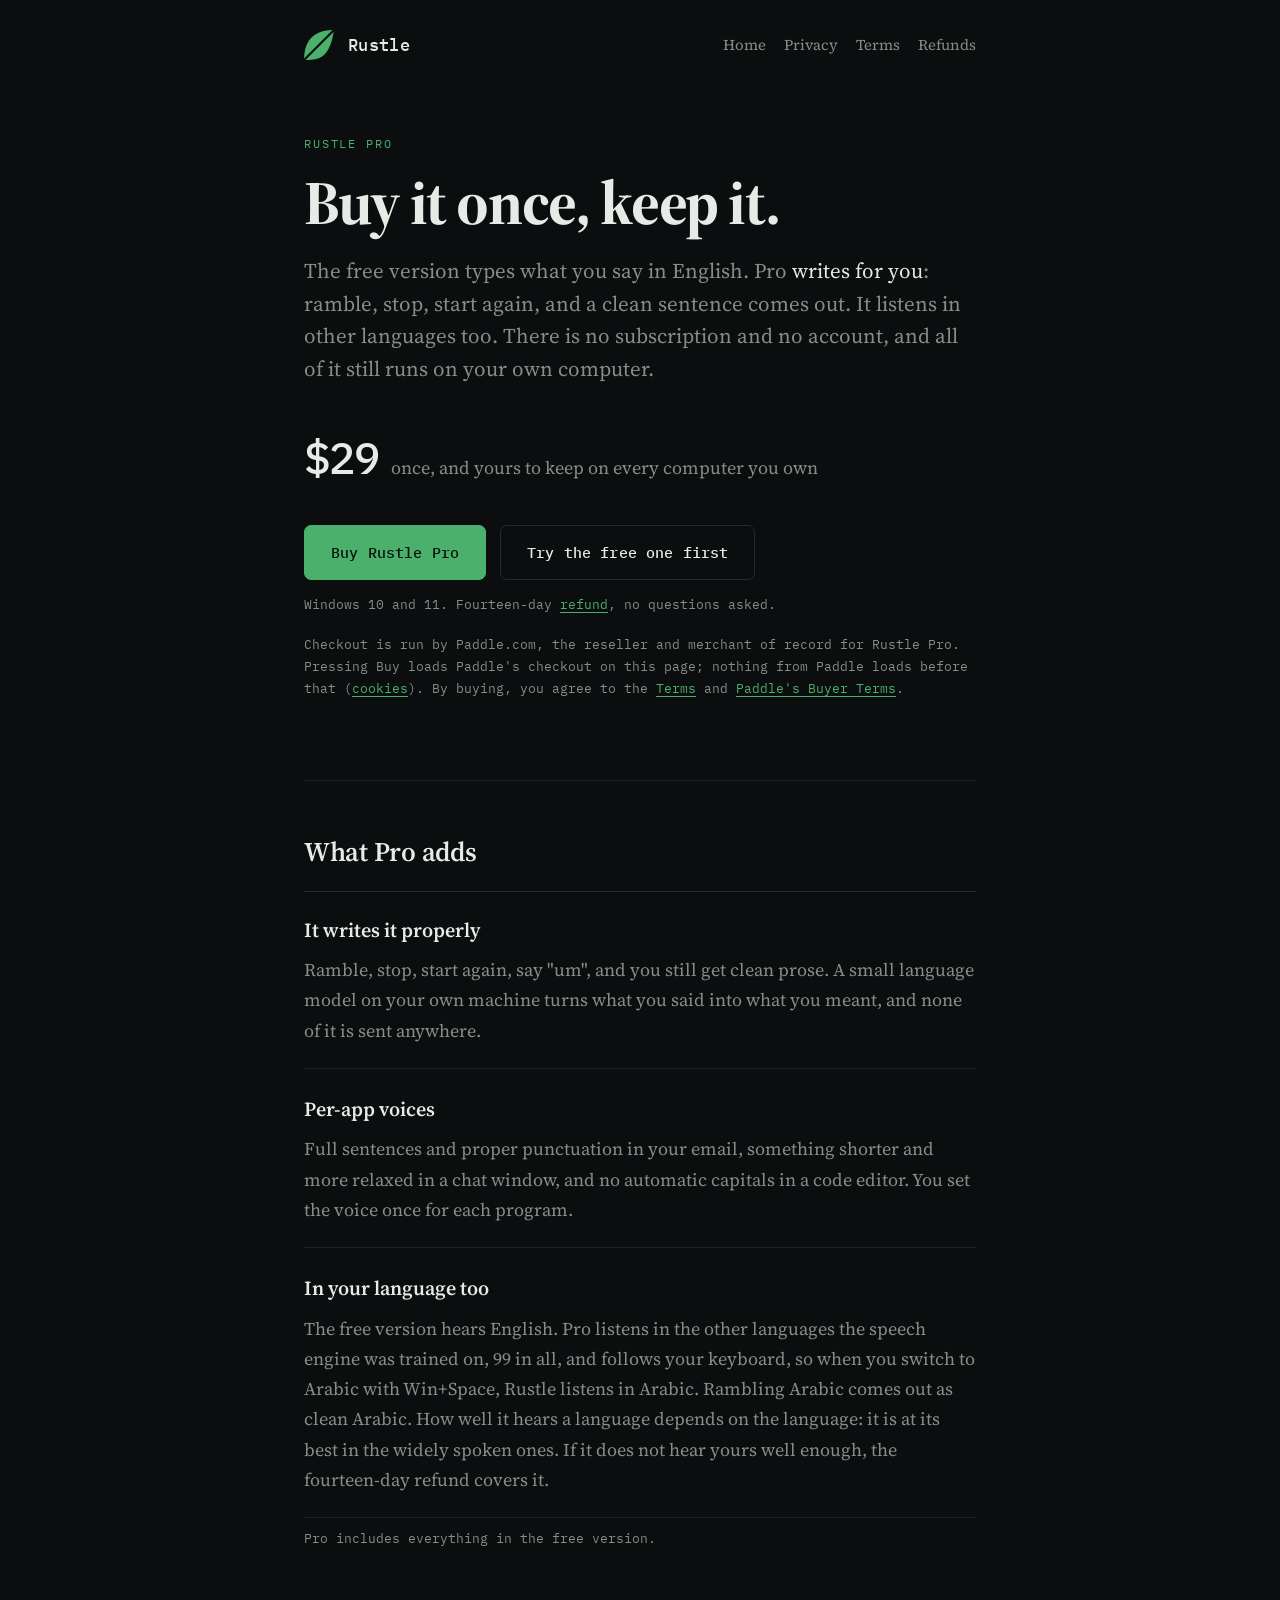
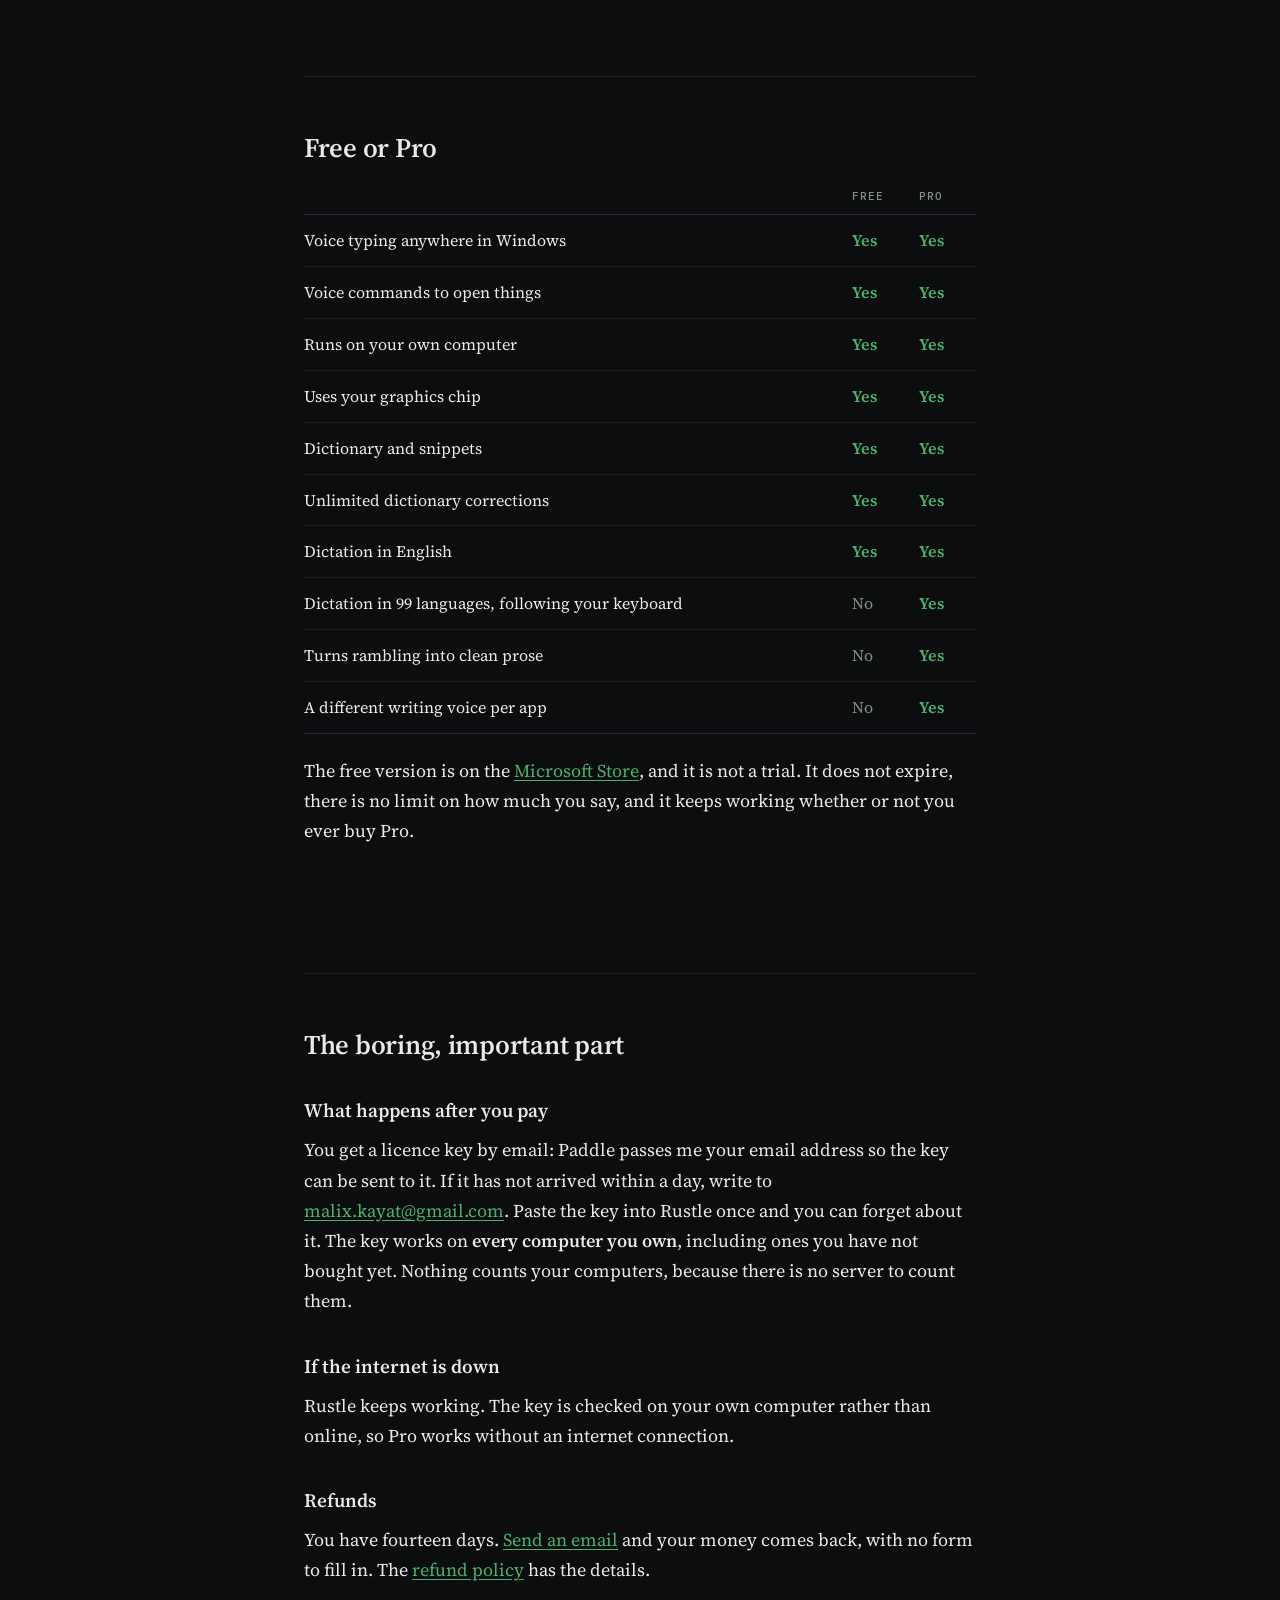
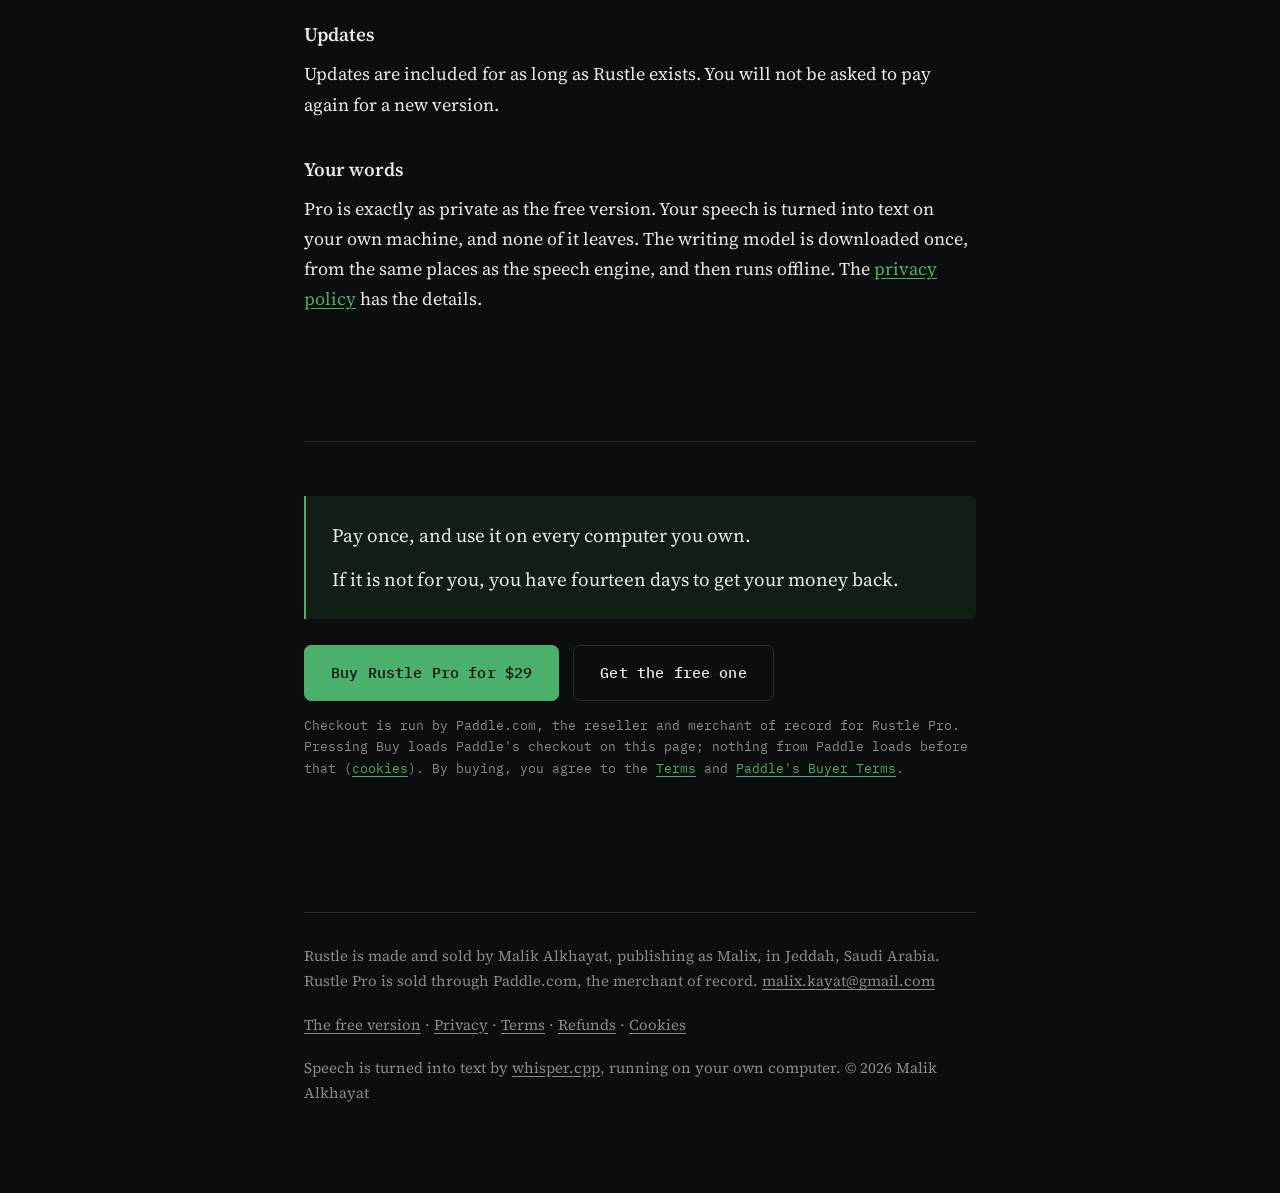
<file: pro.html>
<!doctype html>
<html lang="en">
<head>
<meta charset="utf-8">
<meta name="viewport" content="width=device-width, initial-scale=1">
<title>Rustle Pro: buy it once, keep it</title>
<meta name="description" content="Rustle Pro turns what you said into what you meant, and listens in other languages as well as English. $29 once, with no subscription, and it runs entirely on your own computer.">
<link rel="stylesheet" href="style.css">
<style>
  /* Only what this page needs beyond the shared sheet. */
  .price-line {
    display: flex; align-items: baseline; gap: 12px; flex-wrap: wrap;
    margin: 0 0 30px;
  }
  .price-line .amount {
    font-family: "IBM Plex Mono", ui-monospace, monospace;
    font-size: 44px; font-weight: 500; letter-spacing: -.02em; color: var(--ink);
  }
  .price-line .once { color: var(--quiet); font-size: 18px; }

  .adds { display: grid; gap: 2px; margin: 0 0 10px; }
  .adds article {
    padding: 22px 0; border-bottom: 1px solid var(--line-soft);
  }
  .adds article:first-child { border-top: 1px solid var(--line); }
  .adds h3 { margin: 0 0 8px; font-size: 20px; }
  .adds p { margin: 0; color: var(--quiet); }
  .adds p em { color: var(--ink); font-style: normal; }

  .warn-quote {
    background: var(--raise); border: 1px solid var(--line);
    border-left: 2px solid var(--clay);
    border-radius: 0 7px 7px 0;
    padding: 24px 26px; margin: 0 0 22px;
  }
  .warn-quote p:last-child { margin-bottom: 0; }
  .warn-quote strong { color: var(--clay); }

  td.yes { color: var(--leaf); font-weight: 600; white-space: nowrap; }
  td.nope { color: var(--quiet); white-space: nowrap; }
</style>
</head>
<body>

<a class="skip" href="#main">Skip to the content</a>

<div class="wrap">

  <header class="mast">
    <svg width="30" height="30" viewBox="0 0 24 24" aria-hidden="true">
      <path d="M0 24 C0 3.6 13.2 0 24 0 C20.4 24 10.8 24 0 24 Z" fill="#4AB06C"/>
      <path d="M0 24 L24 0" stroke="#0C0D0E" stroke-width="1.7"/>
    </svg>
    <b>Rustle</b>
    <nav aria-label="Rustle" style="margin-left:auto; display:flex; flex-wrap:wrap; justify-content:flex-end; gap:6px 18px;">
      <a href="index.html" style="margin-left:0">Home</a>
      <a href="privacy.html" style="margin-left:0">Privacy</a>
      <a href="terms.html" style="margin-left:0">Terms</a>
      <a href="refund.html" style="margin-left:0">Refunds</a>
    </nav>
  </header>

  <main id="main" tabindex="-1">

  <div class="hero">
    <p class="eyebrow">Rustle Pro</p>
    <h1>Buy it once, keep it.</h1>
    <p class="lede">
      The free version types what you say in English. Pro <em>writes for you</em>: ramble, stop,
      start again, and a clean sentence comes out. It listens in other languages too. There is
      no subscription and no account, and all of it still runs on your own computer.
    </p>

    <div class="price-line">
      <span class="amount">$29</span>
      <span class="once">once, and yours to keep on every computer you own</span>
    </div>

    <div class="get">
      <button type="button" class="btn buy-pro">Buy Rustle Pro</button>
      <a class="btn plain" href="index.html">Try the free one first</a>
    </div>
    <p class="fine">
      Windows 10 and 11. Fourteen-day <a href="refund.html">refund</a>, no questions asked.
    </p>
    <p class="fine">
      Checkout is run by Paddle.com, the reseller and merchant of record for Rustle Pro. Pressing
      Buy loads Paddle's checkout on this page; nothing from Paddle loads before that
      (<a href="cookies.html">cookies</a>). By buying, you agree to the <a href="terms.html">Terms</a>
      and <a href="https://www.paddle.com/legal/buyer-terms">Paddle's Buyer Terms</a>.
    </p>
    <noscript><p class="fine">The checkout needs JavaScript. Without it, email
      <a href="mailto:malix.kayat@gmail.com?subject=Buying%20Rustle%20Pro">malix.kayat@gmail.com</a>
      to buy.</p></noscript>
  </div>

  <!-- ===================================================================
       WHAT PRO ADDS

       This is the only place the feature list lives. Change these three
       articles and the rest of the page follows: the comparison table below
       reads from the same names, so keep them in step.
       =================================================================== -->
  <section>
    <h2>What Pro adds</h2>

    <div class="adds">

      <article>
        <h3>It writes it properly</h3>
        <p>
          Ramble, stop, start again, say "um", and you still get clean prose. A small language model on your own machine turns what you said into what you meant, and none of it is sent anywhere.
        </p>
      </article>

      <article>
        <h3>Per-app voices</h3>
        <p>
          Full sentences and proper punctuation in your email, something shorter and more relaxed in a chat window, and no automatic capitals in a code editor. You set the voice once for each program.
        </p>
      </article>

      <article>
        <h3>In your language too</h3>
        <p>
          The free version hears English. Pro listens in the other languages the speech engine was trained on, 99 in all, and follows your keyboard, so when you switch to Arabic with Win+Space, Rustle listens in Arabic. Rambling Arabic comes out as clean Arabic. How well it hears a language depends on the language: it is at its best in the widely spoken ones. If it does not hear yours well enough, the fourteen-day refund covers it.
        </p>
      </article>

    </div>
    <p class="fine">Pro includes everything in the free version.</p>
  </section>

  <section>
    <h2>Free or Pro</h2>
    <div class="scroller">
      <table>
        <thead>
          <tr><th scope="col"><span class="sr-only">Feature</span></th><th scope="col">Free</th><th scope="col">Pro</th></tr>
        </thead>
        <tbody>
          <tr><td>Voice typing anywhere in Windows</td><td class="yes">Yes</td><td class="yes">Yes</td></tr>
          <tr><td>Voice commands to open things</td><td class="yes">Yes</td><td class="yes">Yes</td></tr>
          <tr><td>Runs on your own computer</td><td class="yes">Yes</td><td class="yes">Yes</td></tr>
          <tr><td>Uses your graphics chip</td><td class="yes">Yes</td><td class="yes">Yes</td></tr>
          <tr><td>Dictionary and snippets</td><td class="yes">Yes</td><td class="yes">Yes</td></tr>
          <tr><td>Unlimited dictionary corrections</td><td class="yes">Yes</td><td class="yes">Yes</td></tr>
          <tr><td>Dictation in English</td><td class="yes">Yes</td><td class="yes">Yes</td></tr>
          <tr><td>Dictation in 99 languages, following your keyboard</td><td class="nope">No</td><td class="yes">Yes</td></tr>
          <tr><td>Turns rambling into clean prose</td><td class="nope">No</td><td class="yes">Yes</td></tr>
          <tr><td>A different writing voice per app</td><td class="nope">No</td><td class="yes">Yes</td></tr>
        </tbody>
      </table>
    </div>
    <p>
      The free version is on the <a href="https://apps.microsoft.com/detail/9N03MH842P4Q">Microsoft Store</a>, and it is not a trial.
      It does not expire, there is no limit on how much you say, and it keeps working whether or
      not you ever buy Pro.
    </p>
  </section>


  <section>
    <h2>The boring, important part</h2>

    <h3>What happens after you pay</h3>
    <p>
      You get a licence key by email: Paddle passes me your email address so the key can be sent
      to it. If it has not arrived within a day, write to <a href="mailto:malix.kayat@gmail.com">malix.kayat@gmail.com</a>. Paste the key into Rustle once and you can forget
      about it. The key works on <strong>every computer you own</strong>, including ones you have
      not bought yet. Nothing counts your computers, because there is no server to count them.
    </p>

    <h3>If the internet is down</h3>
    <p>
      Rustle keeps working. The key is checked on your own computer rather than online, so Pro
      works without an internet connection.
    </p>

    <h3>Refunds</h3>
    <p>
      You have fourteen days. <a href="mailto:malix.kayat@gmail.com">Send an email</a> and your money comes back, with no form to fill in.
      The <a href="refund.html">refund policy</a> has the details.
    </p>

    <h3>Updates</h3>
    <p>
      Updates are included for as long as Rustle exists. You will not be asked to pay again for a
      new version.
    </p>

    <h3>Your words</h3>
    <p>
      Pro is exactly as private as the free version. Your speech is turned into text on your own
      machine, and none of it leaves. The writing model is downloaded once, from the same places
      as the speech engine, and then runs offline. The <a href="privacy.html">privacy policy</a>
      has the details.
    </p>
  </section>

  <section>
    <div class="claim">
      <p>Pay once, and use it on every computer you own.</p>
      <p>If it is not for you, you have fourteen days to get your money back.</p>
    </div>
    <div class="get">
      <button type="button" class="btn buy-pro">Buy Rustle Pro for $29</button>
      <a class="btn plain" href="index.html">Get the free one</a>
    </div>
    <p class="fine">
      Checkout is run by Paddle.com, the reseller and merchant of record for Rustle Pro. Pressing
      Buy loads Paddle's checkout on this page; nothing from Paddle loads before that
      (<a href="cookies.html">cookies</a>). By buying, you agree to the <a href="terms.html">Terms</a>
      and <a href="https://www.paddle.com/legal/buyer-terms">Paddle's Buyer Terms</a>.
    </p>
    <noscript><p class="fine">The checkout needs JavaScript. Without it, email
      <a href="mailto:malix.kayat@gmail.com?subject=Buying%20Rustle%20Pro">malix.kayat@gmail.com</a>
      to buy.</p></noscript>
  </section>

  </main>

  <footer>
    <p>
      Rustle is made and sold by Malik Alkhayat, publishing as Malix, in Jeddah, Saudi Arabia.
      Rustle Pro is sold through Paddle.com, the merchant of record.
      <a href="mailto:malix.kayat@gmail.com">malix.kayat@gmail.com</a>
    </p>
    <p>
      <a href="index.html">The free version</a> &middot;
      <a href="privacy.html">Privacy</a> &middot;
      <a href="terms.html">Terms</a> &middot;
      <a href="refund.html">Refunds</a> &middot;
      <a href="cookies.html">Cookies</a>
    </p>
    <p>
      Speech is turned into text by <a href="https://github.com/ggml-org/whisper.cpp">whisper.cpp</a>,
      running on your own computer. &copy; 2026 Malik Alkhayat
    </p>
  </footer>

</div>

<script>
  // Paddle's checkout opens on top of this page. Nothing of Paddle's is loaded
  // until somebody presses Buy: Paddle.js brings Paddle's own tracking with it
  // (Retain, from profitwell.com) the moment it starts, and a visitor who only
  // came to read has not asked for that. The token is Paddle's public client-side
  // token, made to sit in a web page; it is not the secret API key.
  (function () {
    var TOKEN = 'live_49ed35c76ced5c42bfe55c69353';
    var PRICE = 'pri_01m2gccyf9966183ef5xdgn5wv';
    var state = 'idle';          // idle, loading, ready or failed
    var then = null;

    function byEmail() {
      // The checkout script was blocked or did not load. Offer the email instead.
      window.location.href = 'mailto:malix.kayat@gmail.com?subject=Buying%20Rustle%20Pro';
    }

    function open() {
      try {
        Paddle.Checkout.open({
          items: [{ priceId: PRICE, quantity: 1 }],
          settings: { theme: 'dark' }
        });
      } catch (e) { byEmail(); }
    }

    function load(done) {
      if (state === 'ready') { done(); return; }
      if (state === 'failed') { byEmail(); return; }
      then = done;
      if (state === 'loading') return;
      state = 'loading';
      var s = document.createElement('script');
      s.src = 'https://cdn.paddle.com/paddle/v2/paddle.js';
      s.onload = function () {
        try { Paddle.Initialize({ token: TOKEN }); state = 'ready'; }
        catch (e) { state = 'failed'; }
        settle();
      };
      s.onerror = function () { state = 'failed'; settle(); };
      document.head.appendChild(s);
    }

    function settle() {
      var buttons = document.querySelectorAll('.buy-pro');
      for (var i = 0; i < buttons.length; i++) buttons[i].removeAttribute('aria-busy');
      var go = then; then = null;
      if (!go) return;
      if (state === 'ready') go(); else byEmail();
    }

    var buttons = document.querySelectorAll('.buy-pro');
    for (var i = 0; i < buttons.length; i++) {
      buttons[i].addEventListener('click', function () {
        if (state === 'idle' || state === 'loading') this.setAttribute('aria-busy', 'true');
        load(open);
      });
    }
  })();
</script>
</body>
</html>
</file>
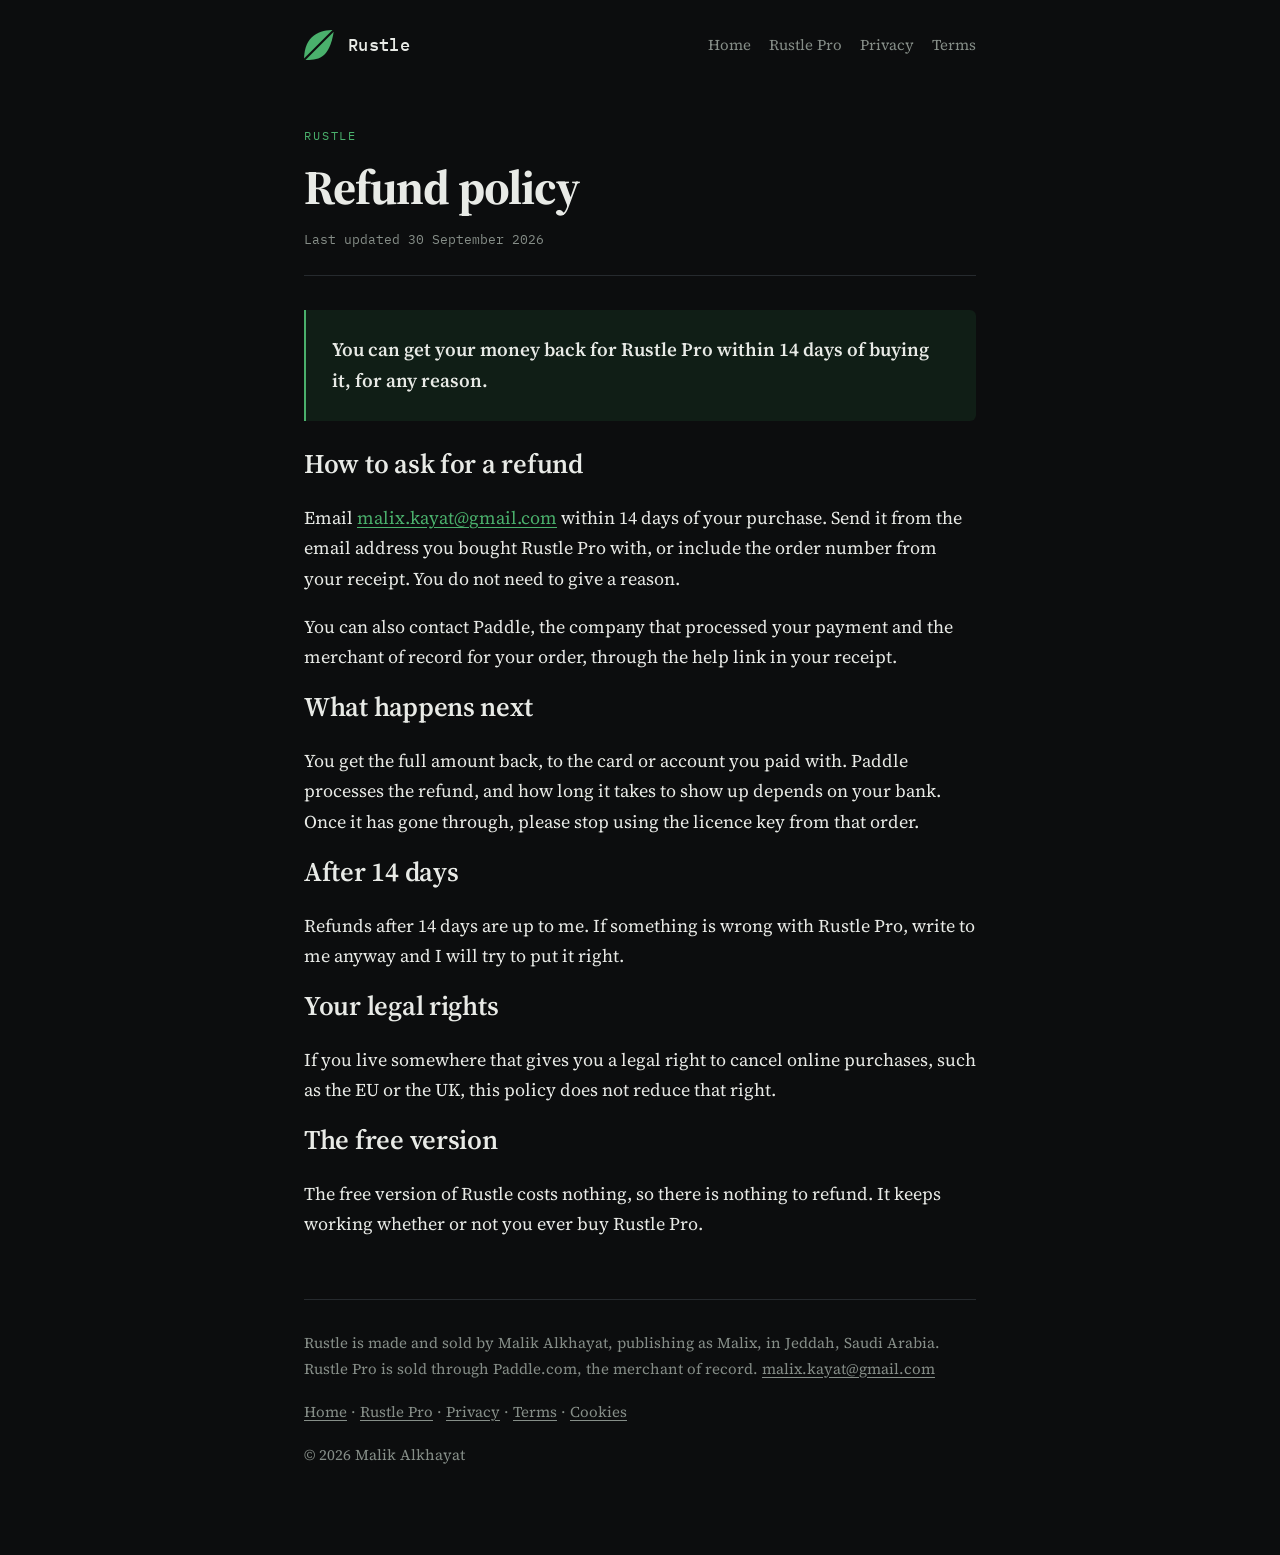
<file: refund.html>
<!doctype html>
<html lang="en">
<head>
<meta charset="utf-8">
<meta name="viewport" content="width=device-width, initial-scale=1">
<title>Refund policy for Rustle Pro</title>
<meta name="description" content="Get your money back for Rustle Pro within 14 days of buying it, for any reason.">
<link rel="stylesheet" href="style.css">
</head>
<body>

<a class="skip" href="#main">Skip to the content</a>

<div class="wrap">

  <header class="mast">
    <svg width="30" height="30" viewBox="0 0 24 24" aria-hidden="true">
      <path d="M0 24 C0 3.6 13.2 0 24 0 C20.4 24 10.8 24 0 24 Z" fill="#4AB06C"/>
      <path d="M0 24 L24 0" stroke="#0C0D0E" stroke-width="1.7"/>
    </svg>
    <b>Rustle</b>
    <nav aria-label="Rustle" style="margin-left:auto; display:flex; flex-wrap:wrap; justify-content:flex-end; gap:6px 18px;">
      <a href="index.html" style="margin-left:0">Home</a>
      <a href="pro.html" style="margin-left:0">Rustle Pro</a>
      <a href="privacy.html" style="margin-left:0">Privacy</a>
      <a href="terms.html" style="margin-left:0">Terms</a>
    </nav>
  </header>

  <main id="main" tabindex="-1">

  <div class="doc-head">
    <p class="eyebrow">Rustle</p>
    <h1>Refund policy</h1>
    <p class="when">Last updated 30 September 2026</p>
  </div>

  <div class="claim">
    <p><strong>You can get your money back for Rustle Pro within 14 days of buying it, for any reason.</strong></p>
  </div>

  <h2>How to ask for a refund</h2>
  <p>
    Email <a href="mailto:malix.kayat@gmail.com">malix.kayat@gmail.com</a> within 14 days of your
    purchase. Send it from the email address you bought Rustle Pro with, or include the order number
    from your receipt. You do not need to give a reason.
  </p>
  <p>
    You can also contact Paddle, the company that processed your payment and the merchant of
    record for your order, through the help link in your receipt.
  </p>

  <h2>What happens next</h2>
  <p>
    You get the full amount back, to the card or account you paid with. Paddle processes the refund,
    and how long it takes to show up depends on your bank. Once it has gone through, please stop
    using the licence key from that order.
  </p>

  <h2>After 14 days</h2>
  <p>
    Refunds after 14 days are up to me. If something is wrong with Rustle Pro, write to me anyway
    and I will try to put it right.
  </p>

  <h2>Your legal rights</h2>
  <p>
    If you live somewhere that gives you a legal right to cancel online purchases, such as the EU or
    the UK, this policy does not reduce that right.
  </p>

  <h2>The free version</h2>
  <p>
    The free version of Rustle costs nothing, so there is nothing to refund. It keeps working whether
    or not you ever buy Rustle Pro.
  </p>

  </main>

  <footer>
    <p>
      Rustle is made and sold by Malik Alkhayat, publishing as Malix, in Jeddah, Saudi Arabia.
      Rustle Pro is sold through Paddle.com, the merchant of record.
      <a href="mailto:malix.kayat@gmail.com">malix.kayat@gmail.com</a>
    </p>
    <p>
      <a href="index.html">Home</a> &middot;
      <a href="pro.html">Rustle Pro</a> &middot;
      <a href="privacy.html">Privacy</a> &middot;
      <a href="terms.html">Terms</a> &middot;
      <a href="cookies.html">Cookies</a>
    </p>
    <p>&copy; 2026 Malik Alkhayat</p>
  </footer>

</div>
</body>
</html>
</file>
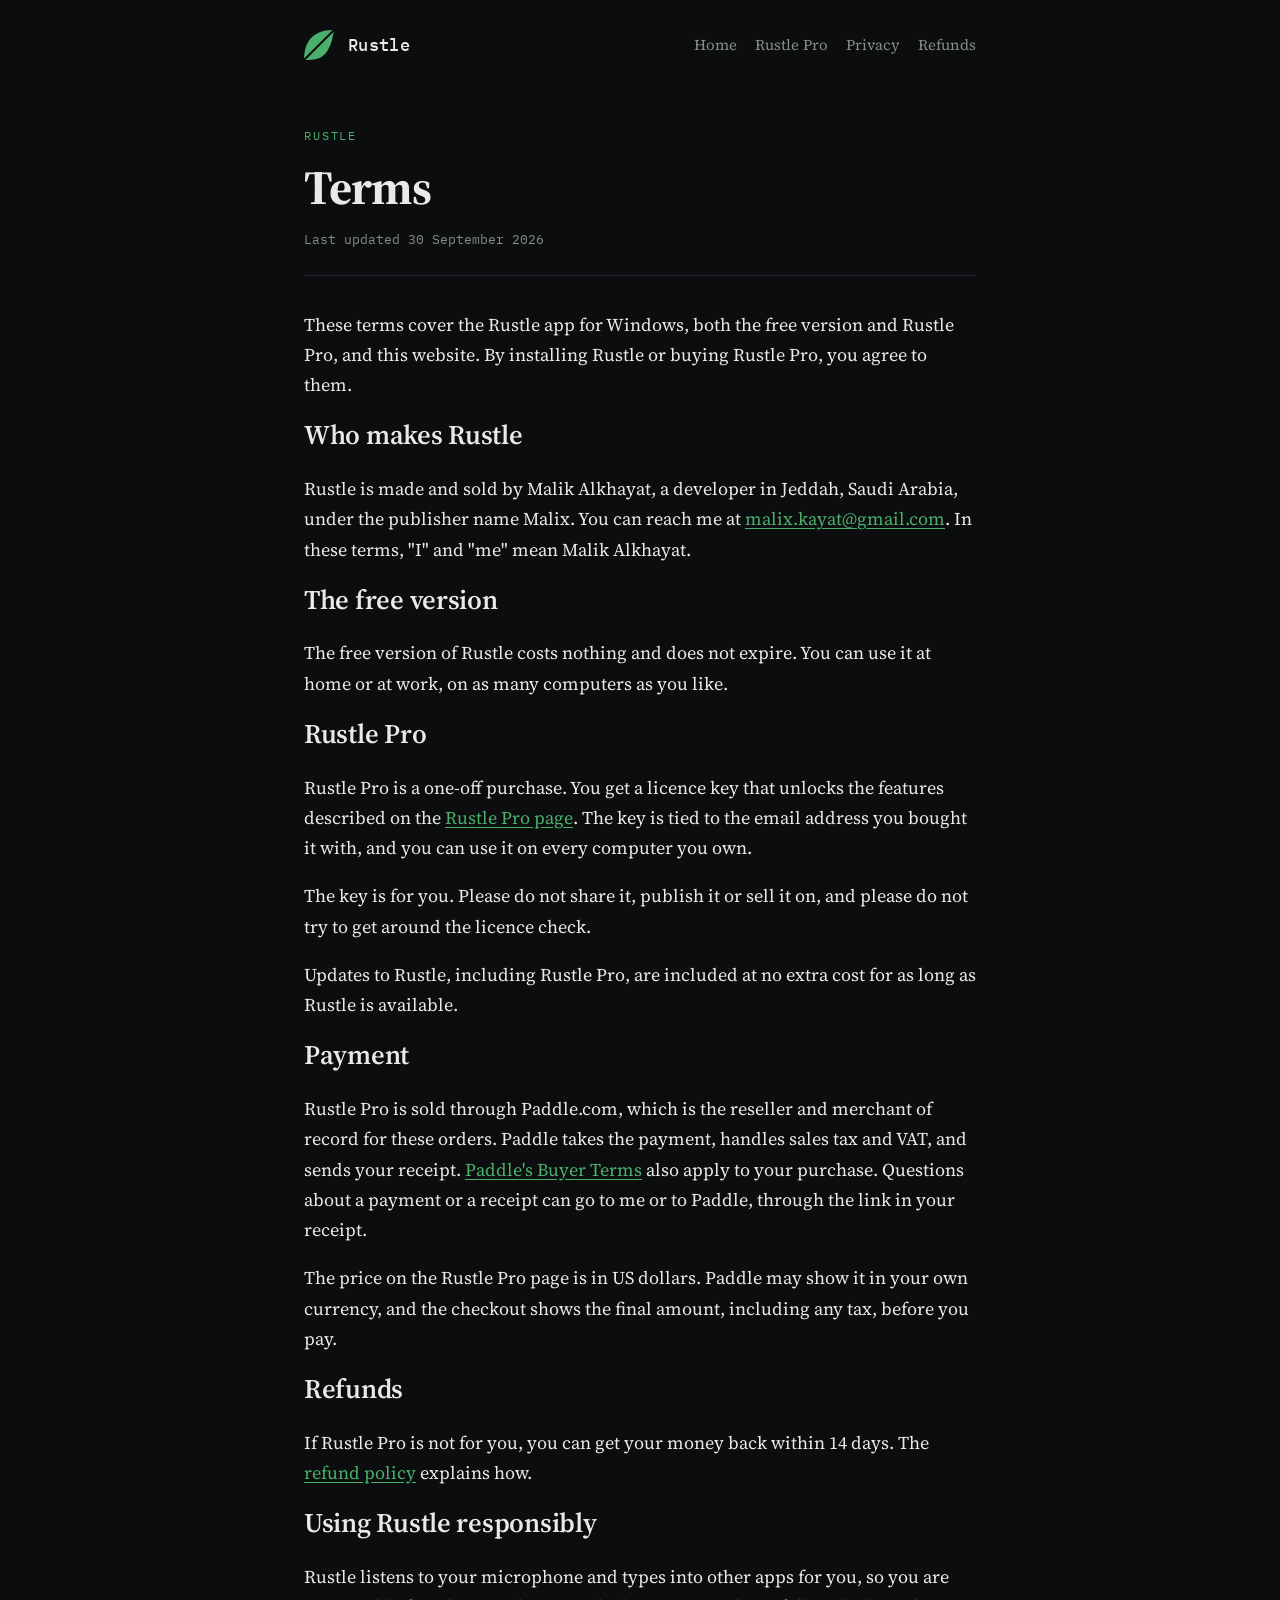
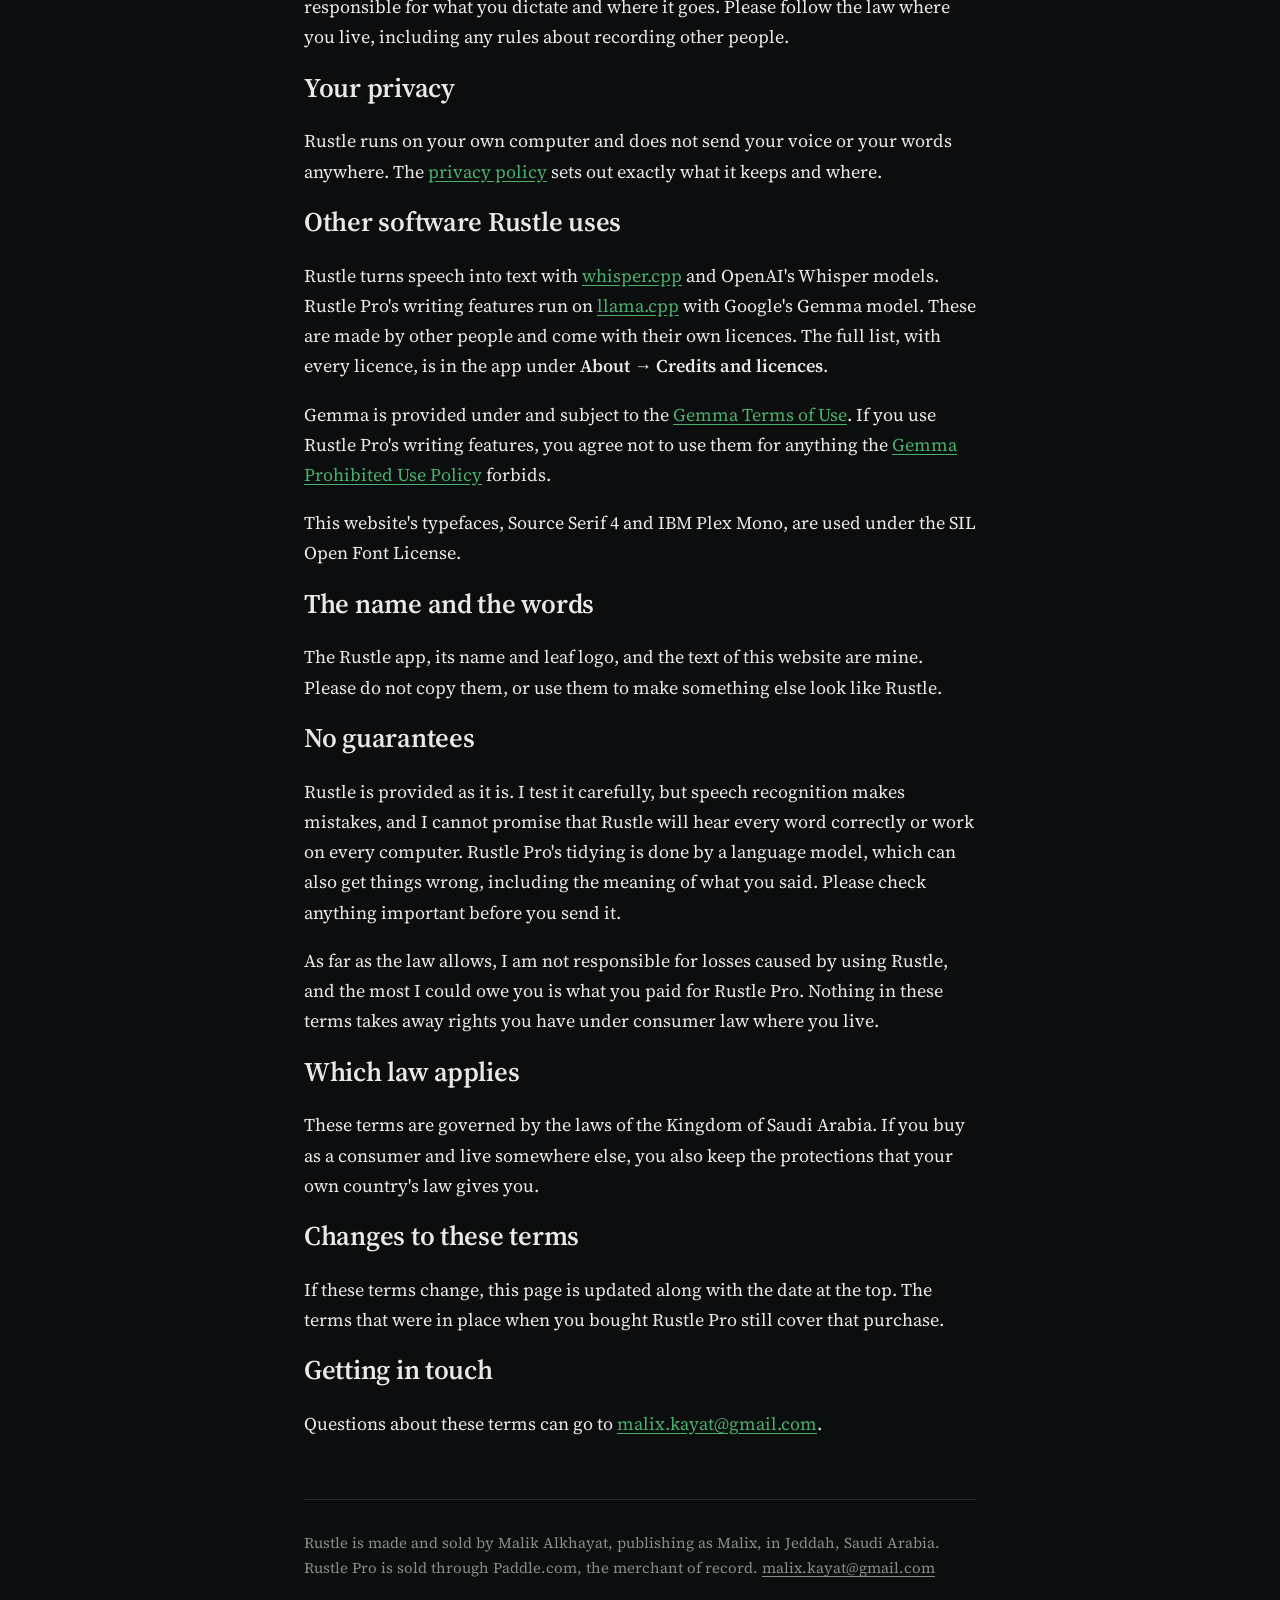
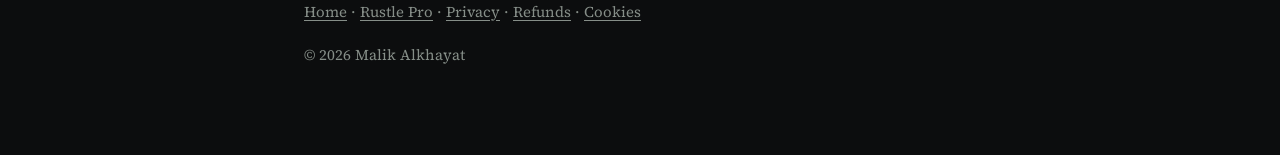
<file: terms.html>
<!doctype html>
<html lang="en">
<head>
<meta charset="utf-8">
<meta name="viewport" content="width=device-width, initial-scale=1">
<title>Terms for Rustle</title>
<meta name="description" content="The terms for using Rustle and buying Rustle Pro, in plain English.">
<link rel="stylesheet" href="style.css">
</head>
<body>

<a class="skip" href="#main">Skip to the content</a>

<div class="wrap">

  <header class="mast">
    <svg width="30" height="30" viewBox="0 0 24 24" aria-hidden="true">
      <path d="M0 24 C0 3.6 13.2 0 24 0 C20.4 24 10.8 24 0 24 Z" fill="#4AB06C"/>
      <path d="M0 24 L24 0" stroke="#0C0D0E" stroke-width="1.7"/>
    </svg>
    <b>Rustle</b>
    <nav aria-label="Rustle" style="margin-left:auto; display:flex; flex-wrap:wrap; justify-content:flex-end; gap:6px 18px;">
      <a href="index.html" style="margin-left:0">Home</a>
      <a href="pro.html" style="margin-left:0">Rustle Pro</a>
      <a href="privacy.html" style="margin-left:0">Privacy</a>
      <a href="refund.html" style="margin-left:0">Refunds</a>
    </nav>
  </header>

  <main id="main" tabindex="-1">

  <div class="doc-head">
    <p class="eyebrow">Rustle</p>
    <h1>Terms</h1>
    <p class="when">Last updated 30 September 2026</p>
  </div>

  <p>
    These terms cover the Rustle app for Windows, both the free version and Rustle Pro, and this
    website. By installing Rustle or buying Rustle Pro, you agree to them.
  </p>

  <h2>Who makes Rustle</h2>
  <p>
    Rustle is made and sold by Malik Alkhayat, a developer in Jeddah, Saudi Arabia, under the
    publisher name Malix. You can reach me at
    <a href="mailto:malix.kayat@gmail.com">malix.kayat@gmail.com</a>. In these terms, "I" and "me"
    mean Malik Alkhayat.
  </p>

  <h2>The free version</h2>
  <p>
    The free version of Rustle costs nothing and does not expire. You can use it at home or at
    work, on as many computers as you like.
  </p>

  <h2>Rustle Pro</h2>
  <p>
    Rustle Pro is a one-off purchase. You get a licence key that unlocks the features described on
    the <a href="pro.html">Rustle Pro page</a>. The key is tied to the email address you bought it
    with, and you can use it on every computer you own.
  </p>
  <p>
    The key is for you. Please do not share it, publish it or sell it on, and please do not try to
    get around the licence check.
  </p>
  <p>
    Updates to Rustle, including Rustle Pro, are included at no extra cost for as long as Rustle is
    available.
  </p>

  <h2>Payment</h2>
  <p>
    Rustle Pro is sold through Paddle.com, which is the reseller and merchant of record for these
    orders. Paddle takes the payment, handles sales tax and VAT, and sends your receipt.
    <a href="https://www.paddle.com/legal/buyer-terms">Paddle's Buyer Terms</a> also apply to your
    purchase. Questions about a payment or a receipt can go to me or to Paddle, through the link
    in your receipt.
  </p>
  <p>
    The price on the Rustle Pro page is in US dollars. Paddle may show it in your own currency, and
    the checkout shows the final amount, including any tax, before you pay.
  </p>

  <h2>Refunds</h2>
  <p>
    If Rustle Pro is not for you, you can get your money back within 14 days. The
    <a href="refund.html">refund policy</a> explains how.
  </p>

  <h2>Using Rustle responsibly</h2>
  <p>
    Rustle listens to your microphone and types into other apps for you, so you are responsible
    for what you dictate and where it goes. Please follow the law where you live, including any
    rules about recording other people.
  </p>

  <h2>Your privacy</h2>
  <p>
    Rustle runs on your own computer and does not send your voice or your words anywhere. The
    <a href="privacy.html">privacy policy</a> sets out exactly what it keeps and where.
  </p>

  <h2>Other software Rustle uses</h2>
  <p>
    Rustle turns speech into text with <a href="https://github.com/ggml-org/whisper.cpp">whisper.cpp</a>
    and OpenAI's Whisper models. Rustle Pro's writing features run on
    <a href="https://github.com/ggml-org/llama.cpp">llama.cpp</a> with Google's Gemma model. These
    are made by other people and come with their own licences. The full list, with every licence,
    is in the app under <strong>About &rarr; Credits and licences</strong>.
  </p>
  <p>
    Gemma is provided under and subject to the
    <a href="https://ai.google.dev/gemma/terms">Gemma Terms of Use</a>. If you use Rustle Pro's
    writing features, you agree not to use them for anything the
    <a href="https://ai.google.dev/gemma/prohibited_use_policy">Gemma Prohibited Use Policy</a>
    forbids.
  </p>
  <p>
    This website's typefaces, Source Serif 4 and IBM Plex Mono, are used under the SIL Open Font
    License.
  </p>

  <h2>The name and the words</h2>
  <p>
    The Rustle app, its name and leaf logo, and the text of this website are mine. Please do not
    copy them, or use them to make something else look like Rustle.
  </p>

  <h2>No guarantees</h2>
  <p>
    Rustle is provided as it is. I test it carefully, but speech recognition makes mistakes, and I
    cannot promise that Rustle will hear every word correctly or work on every computer. Rustle
    Pro's tidying is done by a language model, which can also get things wrong, including the
    meaning of what you said. Please check anything important before you send it.
  </p>
  <p>
    As far as the law allows, I am not responsible for losses caused by using Rustle, and the most I
    could owe you is what you paid for Rustle Pro. Nothing in these terms takes away rights you have
    under consumer law where you live.
  </p>

  <h2>Which law applies</h2>
  <p>
    These terms are governed by the laws of the Kingdom of Saudi Arabia. If you buy as a consumer
    and live somewhere else, you also keep the protections that your own country's law gives you.
  </p>

  <h2>Changes to these terms</h2>
  <p>
    If these terms change, this page is updated along with the date at the top. The terms that were
    in place when you bought Rustle Pro still cover that purchase.
  </p>

  <h2>Getting in touch</h2>
  <p>
    Questions about these terms can go to
    <a href="mailto:malix.kayat@gmail.com">malix.kayat@gmail.com</a>.
  </p>

  </main>

  <footer>
    <p>
      Rustle is made and sold by Malik Alkhayat, publishing as Malix, in Jeddah, Saudi Arabia.
      Rustle Pro is sold through Paddle.com, the merchant of record.
      <a href="mailto:malix.kayat@gmail.com">malix.kayat@gmail.com</a>
    </p>
    <p>
      <a href="index.html">Home</a> &middot;
      <a href="pro.html">Rustle Pro</a> &middot;
      <a href="privacy.html">Privacy</a> &middot;
      <a href="refund.html">Refunds</a> &middot;
      <a href="cookies.html">Cookies</a>
    </p>
    <p>&copy; 2026 Malik Alkhayat</p>
  </footer>

</div>
</body>
</html>
</file>
<file: style.css>
/*
  Rustle's two pages.

  The same coal and moonlit green as the app, so the site and the program look
  like the same thing. Green is only ever on something you can act on or
  something being claimed - never used as decoration.
*/

/*
  The two typefaces live beside the pages rather than on Google's servers, so a
  visit to this site is a visit to this site and nobody else. Both are under the
  SIL Open Font License; the licences are in fonts/.
*/
@font-face {
  font-family: 'IBM Plex Mono';
  font-style: normal;
  font-weight: 400;
  font-display: swap;
  src: url('fonts/ibm-plex-mono-400-latin-ext.woff2') format('woff2');
  unicode-range: U+0100-02BA, U+02BD-02C5, U+02C7-02CC, U+02CE-02D7, U+02DD-02FF, U+0304, U+0308, U+0329, U+1D00-1DBF, U+1E00-1E9F, U+1EF2-1EFF, U+2020, U+20A0-20AB, U+20AD-20C0, U+2113, U+2C60-2C7F, U+A720-A7FF;
}
@font-face {
  font-family: 'IBM Plex Mono';
  font-style: normal;
  font-weight: 400;
  font-display: swap;
  src: url('fonts/ibm-plex-mono-400-latin.woff2') format('woff2');
  unicode-range: U+0000-00FF, U+0131, U+0152-0153, U+02BB-02BC, U+02C6, U+02DA, U+02DC, U+0304, U+0308, U+0329, U+2000-206F, U+20AC, U+2122, U+2191, U+2193, U+2212, U+2215, U+FEFF, U+FFFD;
}
@font-face {
  font-family: 'IBM Plex Mono';
  font-style: normal;
  font-weight: 500;
  font-display: swap;
  src: url('fonts/ibm-plex-mono-500-latin-ext.woff2') format('woff2');
  unicode-range: U+0100-02BA, U+02BD-02C5, U+02C7-02CC, U+02CE-02D7, U+02DD-02FF, U+0304, U+0308, U+0329, U+1D00-1DBF, U+1E00-1E9F, U+1EF2-1EFF, U+2020, U+20A0-20AB, U+20AD-20C0, U+2113, U+2C60-2C7F, U+A720-A7FF;
}
@font-face {
  font-family: 'IBM Plex Mono';
  font-style: normal;
  font-weight: 500;
  font-display: swap;
  src: url('fonts/ibm-plex-mono-500-latin.woff2') format('woff2');
  unicode-range: U+0000-00FF, U+0131, U+0152-0153, U+02BB-02BC, U+02C6, U+02DA, U+02DC, U+0304, U+0308, U+0329, U+2000-206F, U+20AC, U+2122, U+2191, U+2193, U+2212, U+2215, U+FEFF, U+FFFD;
}
@font-face {
  font-family: 'Source Serif 4';
  font-style: normal;
  font-weight: 400 700;
  font-display: swap;
  src: url('fonts/source-serif-4-latin-ext.woff2') format('woff2');
  unicode-range: U+0100-02BA, U+02BD-02C5, U+02C7-02CC, U+02CE-02D7, U+02DD-02FF, U+0304, U+0308, U+0329, U+1D00-1DBF, U+1E00-1E9F, U+1EF2-1EFF, U+2020, U+20A0-20AB, U+20AD-20C0, U+2113, U+2C60-2C7F, U+A720-A7FF;
}
@font-face {
  font-family: 'Source Serif 4';
  font-style: normal;
  font-weight: 400 700;
  font-display: swap;
  src: url('fonts/source-serif-4-latin.woff2') format('woff2');
  unicode-range: U+0000-00FF, U+0131, U+0152-0153, U+02BB-02BC, U+02C6, U+02DA, U+02DC, U+0304, U+0308, U+0329, U+2000-206F, U+20AC, U+2122, U+2191, U+2193, U+2212, U+2215, U+FEFF, U+FFFD;
}

:root {
  --ground:    #0C0D0E;
  --raise:     #141618;
  --raise-hi:  #1B1E21;
  --line:      #262A2E;
  --line-soft: #1C2023;
  --ink:       #E8EAE6;
  --quiet:     #868E88;
  --leaf:      #4AB06C;
  --leaf-dim:  #2A6040;
  --leaf-wash: #101E16;
  --clay:      #CB7454;
}

* { box-sizing: border-box; }

html { scroll-behavior: smooth; }
@media (prefers-reduced-motion: reduce) {
  html { scroll-behavior: auto; }
  * { animation: none !important; transition: none !important; }
}

body {
  margin: 0;
  background: var(--ground);
  color: var(--ink);
  font-family: "Source Serif 4", Georgia, serif;
  font-size: 18px;
  line-height: 1.68;
  -webkit-font-smoothing: antialiased;
}

.wrap { max-width: 720px; margin: 0 auto; padding: 0 24px; }

/* ------------------------------------------------------------------ masthead */
.mast {
  display: flex; align-items: center; gap: 14px;
  padding: 30px 0 0;
}
.mast svg { width: 30px; height: 30px; flex: none; }
.mast b {
  font-family: "IBM Plex Mono", ui-monospace, monospace;
  font-size: 17px; font-weight: 500; letter-spacing: .02em;
}
.mast a { margin-left: auto; color: var(--quiet); font-size: 15px; text-decoration: none; }
.mast a:hover { color: var(--leaf); }

/* ---------------------------------------------------------------------- hero */
.hero { padding: 74px 0 8px; }
h1 {
  font-weight: 700;
  font-size: clamp(40px, 7.5vw, 62px);
  line-height: 1.03;
  letter-spacing: -.022em;
  text-wrap: balance;
  margin: 0 0 20px;
}
.lede {
  font-size: 21px; line-height: 1.55; color: var(--quiet);
  margin: 0 0 36px; max-width: 34em;
}
.lede em { color: var(--ink); font-style: normal; }

/* --------------------------------------------------------------------- get it */
.get { display: flex; flex-wrap: wrap; gap: 14px; align-items: center; margin-bottom: 14px; }
.btn {
  display: inline-block;
  background: var(--leaf); color: #08130C;
  font-family: "IBM Plex Mono", ui-monospace, monospace;
  font-size: 15px; font-weight: 500; letter-spacing: .01em;
  text-decoration: none;
  padding: 14px 26px; border-radius: 7px;
  border: 1px solid var(--leaf);
  transition: background .16s ease, transform .16s ease;
}
.btn:hover { background: #5CC47D; }
.btn:active { transform: translateY(1px); }
.btn.plain { background: transparent; color: var(--ink); border-color: var(--line); }
.btn.plain:hover { border-color: var(--leaf-dim); background: var(--raise); }
.btn:focus-visible { outline: 2px solid var(--leaf); outline-offset: 3px; }
button.btn { cursor: pointer; line-height: inherit; }
button.btn[aria-busy="true"] { opacity: .7; cursor: progress; }
.fine { font-family: "IBM Plex Mono", ui-monospace, monospace; font-size: 13px; color: var(--quiet); }

/* -------------------------------------------------------------------- sections */
section { padding: 54px 0; border-top: 1px solid var(--line-soft); margin-top: 54px; }
h2 {
  font-weight: 600; font-size: 27px; line-height: 1.25;
  letter-spacing: -.01em; text-wrap: balance; margin: 0 0 22px;
}
h3 { font-weight: 600; font-size: 19px; margin: 34px 0 8px; }
p { margin: 0 0 18px; }
a { color: var(--leaf); text-underline-offset: 3px; }
a:focus-visible { outline: 2px solid var(--leaf); outline-offset: 3px; border-radius: 2px; }
strong { font-weight: 600; }

/* ---------------------------------------------------------------------- doing */
.does { display: grid; gap: 2px; margin: 0 0 8px; }
.does div {
  display: grid; grid-template-columns: 8em 1fr; gap: 18px;
  padding: 15px 0; border-bottom: 1px solid var(--line-soft);
}
.does dt, .does b {
  font-family: "IBM Plex Mono", ui-monospace, monospace;
  font-size: 12px; letter-spacing: .1em; text-transform: uppercase;
  color: var(--leaf); font-weight: 500; padding-top: 5px;
}
.does span { color: var(--ink); }
@media (max-width: 560px) {
  .does div { grid-template-columns: 1fr; gap: 4px; }
}

/* --------------------------------------------------------------------- claim */
.claim {
  background: var(--leaf-wash);
  border-left: 2px solid var(--leaf);
  border-radius: 0 6px 6px 0;
  padding: 24px 26px;
  margin: 0 0 26px;
}
.claim p { margin: 0; font-size: 19px; }
.claim p + p { margin-top: 12px; }

/* -------------------------------------------------------------------- warning */
.note {
  background: var(--raise);
  border: 1px solid var(--line);
  border-radius: 7px;
  padding: 22px 24px;
  margin: 0 0 22px;
}
.note p:last-child { margin-bottom: 0; }
.note b { color: var(--clay); }

code, .path {
  font-family: "IBM Plex Mono", ui-monospace, monospace;
  font-size: .82em;
  background: var(--raise);
  border: 1px solid var(--line-soft);
  border-radius: 3px;
  padding: 2px 6px;
  word-break: break-word;
}

ul { margin: 0 0 18px; padding-left: 22px; }
li { margin-bottom: 10px; }

.scroller { overflow-x: auto; margin: 0 0 22px; position: relative; }   /* keeps hidden labels inside it */
table { border-collapse: collapse; width: 100%; min-width: 440px; font-size: 16px; }
th {
  text-align: left;
  font-family: "IBM Plex Mono", ui-monospace, monospace;
  font-weight: 500; font-size: 11px;
  letter-spacing: .1em; text-transform: uppercase;
  color: var(--quiet);
  padding: 0 16px 9px 0;
  border-bottom: 1px solid var(--line);
}
td { padding: 12px 16px 12px 0; border-bottom: 1px solid var(--line-soft); vertical-align: top; }
tbody tr:last-child td { border-bottom: 1px solid var(--line); }
td.no { color: var(--leaf); font-weight: 600; white-space: nowrap; }

/* -------------------------------------------------------------------- footer */
footer {
  border-top: 1px solid var(--line);
  margin-top: 60px; padding: 30px 0 70px;
  color: var(--quiet); font-size: 15px;
}
footer a { color: var(--quiet); }
footer a:hover { color: var(--leaf); }

/* the privacy page reads like a document, not a pitch */
.when { font-family: "IBM Plex Mono", ui-monospace, monospace; font-size: 13px; color: var(--quiet); margin: 0; }
.doc-head { padding: 66px 0 24px; border-bottom: 1px solid var(--line); margin-bottom: 34px; }
.doc-head h1 { font-size: clamp(34px, 6vw, 48px); margin-bottom: 16px; }
.eyebrow {
  font-family: "IBM Plex Mono", ui-monospace, monospace;
  font-size: 11.5px; letter-spacing: .16em; text-transform: uppercase;
  color: var(--leaf); margin: 0 0 18px;
}

/* --------------------------------------------------------------- for everyone */
/* The first thing a keyboard reaches: straight past the header to the page. */
.skip {
  position: absolute; left: 16px; top: -64px; z-index: 10;
  background: var(--leaf); color: #08130C;
  font-family: "IBM Plex Mono", ui-monospace, monospace; font-size: 14px; font-weight: 500;
  padding: 10px 16px; border-radius: 6px; text-decoration: none;
}
.skip:focus { top: 12px; outline: 2px solid var(--ink); outline-offset: 2px; }
main:focus { outline: none; }

/* Read aloud, never shown. */
.sr-only {
  position: absolute; width: 1px; height: 1px; padding: 0; margin: -1px;
  overflow: hidden; clip: rect(0 0 0 0); white-space: nowrap; border: 0;
}
</file>
